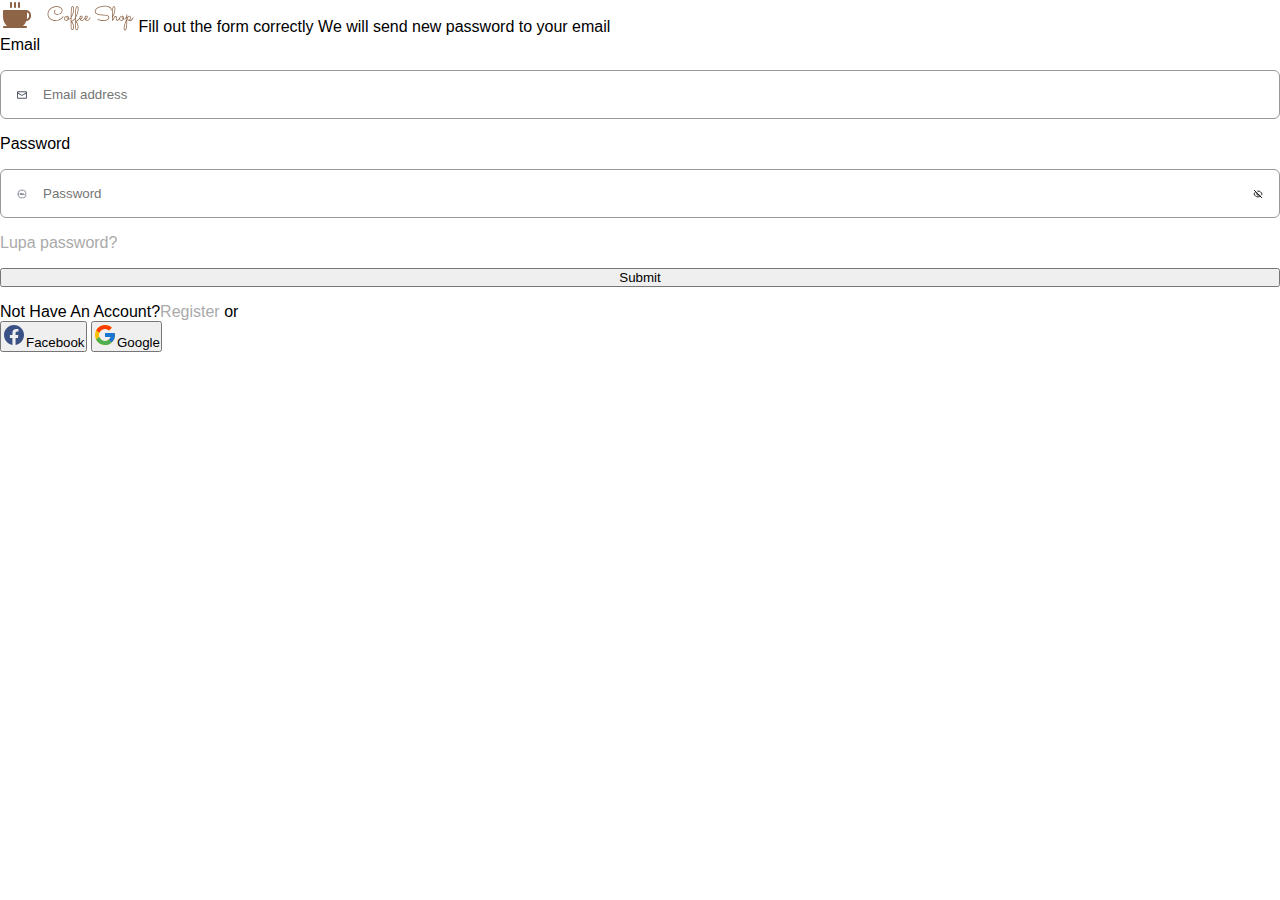
<file: index.html>
<!DOCTYPE html>
<html lang="en">

<head>
    <meta charset="UTF-8">
    <meta name="viewport" content="width=device-width, initial-scale=1.0">
    <title>Koda - Coffee Shop | By Reza Fauzan Adhima</title>
    <link rel="stylesheet" href="assets/css/style.css">
    <script src="https://ajax.googleapis.com/ajax/libs/jquery/3.7.1/jquery.min.js"></script>
</head>

<body id="home">
    <div class="chat-float">
        <div class="card">
            <div class="card-header">
                <div class="profile-picture">
                    <img src="assets/img/eye-svgrepo-com.svg" alt="Profile Picture">
                </div>
                <div class="sender">
                    <span>Maria Angela</span>
                    <span class="text-primary">Admin Support</span>
                </div>
            </div>
            <div class="card-body">
                <div class="sender-message">
                    <div class="profile-picture">
                        <img src="assets/img/eye-svgrepo-com.svg" alt="Sender_Picture">
                    </div>
                    <span>Lorem ipsum dolor sit.</span>
                </div>
                <div class="receiver-message">
                    <div class="profile-picture">
                        <img src="assets/img/eye-svgrepo-com.svg" alt="Receiver_Picture">
                    </div>
                    <span>Lorem ipsum dolor sit.</span>
                </div>
                <div class="sender-message">
                    <div class="profile-picture">
                        <img src="assets/img/eye-svgrepo-com.svg" alt="Sender_Picture">
                    </div>
                    <span>Lorem ipsum dolor sit.</span>
                </div>
                <div class="receiver-message">
                    <div class="profile-picture">
                        <img src="assets/img/eye-svgrepo-com.svg" alt="Receiver_Picture">
                    </div>
                    <span>Lorem ipsum dolor sit.</span>
                </div>
            </div>
            <div class="card-footer">
                <div class="chat-input">
                    <input type="text" name="chat-message" id="chat-message" class="input"
                        placeholder="Masukan pesan anda">
                    <button class="send button button-primary">
                        <img src="assets/img/arrow_next.svg" alt="ChatSend_Icon">
                    </button>
                </div>
            </div>
        </div>
        <button id="chat"><img src="assets/img/ChatCircleDots.svg" alt="chat_icon"></button>
    </div>
    <header>
        <nav>
            <ul class="left-navigation">
                <li>
                    <h1 class="brand"><a href="index.html"><img src="assets/img/brand-white.svg" alt="brand_icon"></a></h1>
                </li>
                <li>
                    <a href="index.html" class="active">Home</a>
                </li>
                <li>
                    <a href="product.html">Product</a>
                </li>
            </ul>
            <ul class="right-navigation">
                <li>
                    <button class="search-button"><img src="assets/img/Search.svg" alt="Search_Icon"></button>
                </li>
                <li>
                    <button class="cart-button"><img src="assets/img/ShoppingCart.svg" alt="Cart_Icon"></button>
                </li>
                <li>
                    <a href="login.html" class="member-sign-in">Sign in</a>
                </li>
                <li>
                    <a href="register.html" class="member-sign-up">Sign up</a>
                </li>
            </ul>
        </nav>
    </header>
    <main>
        <section id="hero">
            <div class="section-header"></div>
            <div class="section-body">
                <div class="container">
                    <div class="copytext-container">
                        <div class="copytext">
                            <h2 class="copytext-headline">Start Your Day with Coffee and Good Meals</h2>
                            <p>We provide high quality beans, good taste, and healthy meals made by love just for you.
                                Start your day with us for a bigger smile!</p>
                            <a href="product.html" class="cta-button">Get Started!</a>
                            <div class="copytext-data">
                                <div><span>90+</span>Staff</div>
                                <div><span>40+</span>Stores</div>
                                <div><span>800+</span>Customer</div>
                            </div>
                        </div>
                    </div>
                    <div class="hero-image">
                    </div>
                </div>
            </div>
        </section>

        <section id="feature">
            <div class="section-header"></div>
            <div class="section-body">
                <div class="container">
                    <div class="feature">
                        <h2>
                            We Provide <span class="text-accent">Good Coffee</span> and <span
                                class="text-accent">Healthy Meals</span>
                        </h2>
                        <p>You can explore the menu that we provide with fun and have their own taste and make your day
                            better.</p>
                        <ul>
                            <li>High quality beans</li>
                            <li>Healthy meals, you can request the ingredients</li>
                            <li>Chat with our staff to get better experience for ordering</li>
                            <li>Free member card with a minimum purchase of IDR 200.000.</li>
                        </ul>
                    </div>
                    <div class="side-image"></div>
                </div>
            </div>
        </section>

        <section id="favorite-product">
            <div class="section-header">
                <h2>Here is People's <span class="text-accent">Favorite</span></h2>
                <hr>
                <p>Let's choose and have a bit taste of poeple's favorite. It might be yours too!</p>
            </div>
            <div class="section-body">
                <div class="product-container" id="favorite-product-container">
                    <!-- <div class="card body-overlay">
                        <div class="card-header">
                            <img src="assets/img/image 27.png" alt="Product_Image">
                        </div>
                        <div class="card-body">
                            <h3>Hazelnut Latte</h3>
                            <p>You can explore the menu that we provide with fun and have their own taste and make your day better.</p>
                            <span>Rp.22.000</span>
                            <div class="action">
                                <button class="button-primary">Buy</button>
                                <button class="cart button-border-primary"><img src="assets/img/ShoppingCart-yellow.svg" alt="cart_icon"></button>
                            </div>
                        </div>
                    </div>
                    <div class="card body-overlay">
                        <div class="card-header">
                            <img src="assets/img/image 22.png" alt="Product_Image">
                        </div>
                        <div class="card-body">
                            <h3>Hazelnut Latte</h3>
                            <p>You can explore the menu that we provide with fun and have their own taste and make your day better.</p>
                            <span>Rp.22.000</span>
                            <div class="action">
                                <button class="button-primary">Buy</button>
                                <button class="cart button-border-primary"><img src="assets/img/ShoppingCart-yellow.svg" alt="cart_icon"></button>
                            </div>
                        </div>
                    </div>
                    <div class="card body-overlay">
                        <div class="card-header">
                            <img src="assets/img/image 30.png" alt="Product_Image">
                        </div>
                        <div class="card-body">
                            <h3>Hazelnut Latte</h3>
                            <p>You can explore the menu that we provide with fun and have their own taste and make your day better.</p>
                            <span>Rp.22.000</span>
                            <div class="action">
                                <button class="button-primary">Buy</button>
                                <button class="cart button-border-primary"><img src="assets/img/ShoppingCart-yellow.svg" alt="cart_icon"></button>
                            </div>
                        </div>
                    </div>
                    <div class="card body-overlay">
                        <div class="card-header">
                            <img src="assets/img/product2.png" alt="Product_Image">
                        </div>
                        <div class="card-body">
                            <h3>Hazelnut Latte</h3>
                            <p>You can explore the menu that we provide with fun and have their own taste and make your day better.</p>
                            <span>Rp.22.000</span>
                            <div class="action">
                                <button class="button-primary">Buy</button>
                                <button class="cart button-border-primary"><img src="assets/img/ShoppingCart-yellow.svg" alt="cart_icon"></button>
                            </div>
                        </div>
                    </div> -->
                </div>
            </div>
        </section>

        <section id="map">
            <div class="section-header">
                <h2><span class="text-accent">Visit Our Store</span> in the Spot on the Map Below</h2>
                <hr>
                <p>You can explore the menu that we provide with fun and have their own taste and make your day better.
                </p>
            </div>
            <div class="section-body">
            </div>
        </section>

        <section id="testimoni">
            <div class="section-header"></div>
            <div class="section-body">
                <div class="container" id="testimoni-container">
                    <div class="testimoni-picture">
                        <img src="" alt="Loading..." id="tester-picture">
                    </div>
                    <div class="testimoni-text">
                        <span class="mini-header">Testimonial</span>
                        <span class="tester" id="tester-name">Loading...</span>
                        <span class="tester-proffesion" id="tester-proffesion">Loading...</span>
                        <q id="tester-review">Loading...</q>
                        <div class="rating" id="tester-rating">
                            Loading...
                        </div>
                        <div class="carousel-navigation">
                            <button id="testimoni-prev" class="prev"><img src="assets/img/arrow.svg"
                                    alt="prev_icon"></button>
                            <button id="testimoni-next" class="next"><img src="assets/img/arrow_next.svg"
                                    alt="next_icon"></button>
                        </div>
                        <div id="testimoni-indicator" class="testimoni-indicator">Loading...</div>
                    </div>

                </div>
            </div>
        </section>
    </main>
    <footer>
        <div class="container">
            <div class="footer-item">
                <ul>
                    <li>
                        <img src="assets/img/brand.svg" alt="Brand_Icon">
                    </li>
                    <li>Coffee Shop is a store that sells some good meals, and especially coffee. We provide high
                        quality beans</li>
                    <li class="copyright">©2020CoffeeStore</li>
                </ul>
            </div>
            <div class="footer-item">
                <ul>
                    <li><span>Product</span></li>
                    <li><a href="product.html">Our Product</a></li>
                    <li><a href="#">Pricing</a></li>
                    <li><a href="#">Location</a></li>
                    <li><a href="#">Countries</a></li>
                    <li><a href="#">Blog</a></li>
                </ul>
            </div>
            <div class="footer-item">
                <ul>
                    <li><span>Engage</span></li>
                    <li><a href="#">Partner</a></li>
                    <li><a href="#">FAQ</a></li>
                    <li><a href="#">About Us</a></li>
                    <li><a href="#">Privacy Policy</a></li>
                    <li><a href="#">Term Of Service</a></li>
                </ul>
            </div>
            <div class="footer-item">
                <ul class="social">
                    <li><span>Social Media</span></li>
                    <li>
                        <a href="#">
                            <img src="assets/img/Facebook.svg" alt="Facebook_icon">
                        </a>
                        <a href="#">
                            <img src="assets/img/Twitter.svg" alt="Twitter_icon">
                        </a>
                        <a href="#">
                            <img src="assets/img/Instagram.svg" alt="Instagram_icon">
                        </a>
                    </li>
                </ul>
            </div>
        </div>
    </footer>
    <script src="assets/js/script.js"></script>
    <script>
        if (window.localStorage.getItem('isLogin') !== null) {
            $('header nav ul.right-navigation .member-sign-in').remove()
            $('header nav ul.right-navigation .member-sign-up').remove()
            ambilData('https://raw.githubusercontent.com/rezafauzan/koda-b6-html/refs/heads/feat/product/assets/data/product.json').then(
                products => {
                    populateFavoriteProduct(products, "favorite-product-container")
                }
            )
            $('#chat').on('click',
                () => {
                    $('.chat-float .card').toggleClass('show')
                }
            )
            const testimoni = [
                {
                    "name": "Rizky Ananda",
                    "proffesion": "Software Developer",
                    "picture": "pexels-djordje-petrovic-590080-2102416.jpg",
                    "review": "Tempatnya nyaman buat kerja lama, Wi-Fi stabil dan colokan banyak. Kopinya juga enak.",
                    "rating": 5
                },
                {
                    "name": "Ayu Lestari",
                    "proffesion": "Mahasiswa",
                    "picture": "pexels-m-rifki-kurniawan-633404448-19403094.jpg",
                    "review": "Suka suasananya yang tenang, cocok buat ngerjain tugas. Harganya masih masuk akal.",
                    "rating": 4
                },
                {
                    "name": "Andi Pratama",
                    "proffesion": "Freelancer",
                    "picture": "pexels-punttim-52608.jpg",
                    "review": "Kopi enak dan konsisten rasanya, cuma kadang agak rame di jam sibuk.",
                    "rating": 4
                },
                {
                    "name": "Siti Nurhaliza",
                    "proffesion": "Content Creator",
                    "picture": "pexels-firman-fatthul-154779494-27906780.jpg",
                    "review": "Interior bagus buat foto dan bikin konten. Pelayanannya ramah.",
                    "rating": 5
                },
                {
                    "name": "Budi Santoso",
                    "proffesion": "Karyawan Swasta",
                    "picture": "pexels-jimmy-nilsson-masth-193596566-13474086.jpg",
                    "review": "Kopinya oke, tapi menurut saya porsinya bisa ditambah sedikit.",
                    "rating": 2
                }
            ]

            let currentActive = 0
            setInterval(
                () => {
                    $('#testimoni-next').click()
                }, 4000
            )
            $("#tester-picture").attr({ src: "assets/img/" + testimoni[currentActive].picture, alt: `Review From : ${testimoni[currentActive].name}` })
            $("#tester-name").text(testimoni[currentActive].name)
            $("#tester-proffesion").text(testimoni[currentActive].proffesion)
            $("#tester-review").text(testimoni[currentActive].review)
            $("#tester-rating").html('')
            for (let i = 0; i < testimoni[currentActive].rating; i++) {
                $("#tester-rating").append('<img src="assets/img/star.svg" alt="star_icon">')
            }
            $("#tester-rating").append(`<span>${testimoni[currentActive].rating}</span>`)
            $("#testimoni-indicator").html('')
            for (let i = 0; i < testimoni.length; i++) {
                $("#testimoni-indicator").append('<span></span>')
            }
            $(`#testimoni-indicator span:nth-child(${currentActive + 1})`).addClass('active')

            $('#testimoni-prev').on('click',
                () => {
                    if (currentActive === 0) {
                        currentActive = testimoni.length
                    }
                    currentActive--
                    $("#tester-picture").attr({ src: "assets/img/" + testimoni[currentActive].picture, alt: `Review From : ${testimoni[currentActive].name}` })
                    $("#tester-name").text(testimoni[currentActive].name)
                    $("#tester-proffesion").text(testimoni[currentActive].proffesion)
                    $("#tester-review").text(testimoni[currentActive].review)
                    $("#tester-rating").html('')
                    for (let i = 0; i < testimoni[currentActive].rating; i++) {
                        $("#tester-rating").append('<img src="assets/img/star.svg" alt="star_icon">')
                    }
                    $("#tester-rating").append(`<span>${testimoni[currentActive].rating}</span>`)
                    $("#testimoni-indicator").html('')
                    for (let i = 0; i < testimoni.length; i++) {
                        $("#testimoni-indicator").append('<span></span>')
                    }
                    $(`#testimoni-indicator span:nth-child(${currentActive + 1})`).addClass('active')
                }
            )

            $('#testimoni-next').on('click',
                () => {
                    currentActive++
                    if (currentActive === testimoni.length) {
                        currentActive = 0
                    }
                    $("#tester-picture").attr({ src: "assets/img/" + testimoni[currentActive].picture, alt: `Review From : ${testimoni[currentActive].name}` })
                    $("#tester-name").text(testimoni[currentActive].name)
                    $("#tester-proffesion").text(testimoni[currentActive].proffesion)
                    $("#tester-review").text(testimoni[currentActive].review)
                    $("#tester-rating").html('')
                    for (let i = 0; i < testimoni[currentActive].rating; i++) {
                        $("#tester-rating").append('<img src="assets/img/star.svg" alt="star_icon">')
                    }
                    $("#tester-rating").append(`<span>${testimoni[currentActive].rating}</span>`)
                    $("#testimoni-indicator").html('')
                    for (let i = 0; i < testimoni.length; i++) {
                        $("#testimoni-indicator").append('<span></span>')
                    }
                    $(`#testimoni-indicator span:nth-child(${currentActive + 1})`).addClass('active')
                }
            )
        } else {
            window.location.href = 'login.html'
        }
    </script>
</body>

</html>
</file>
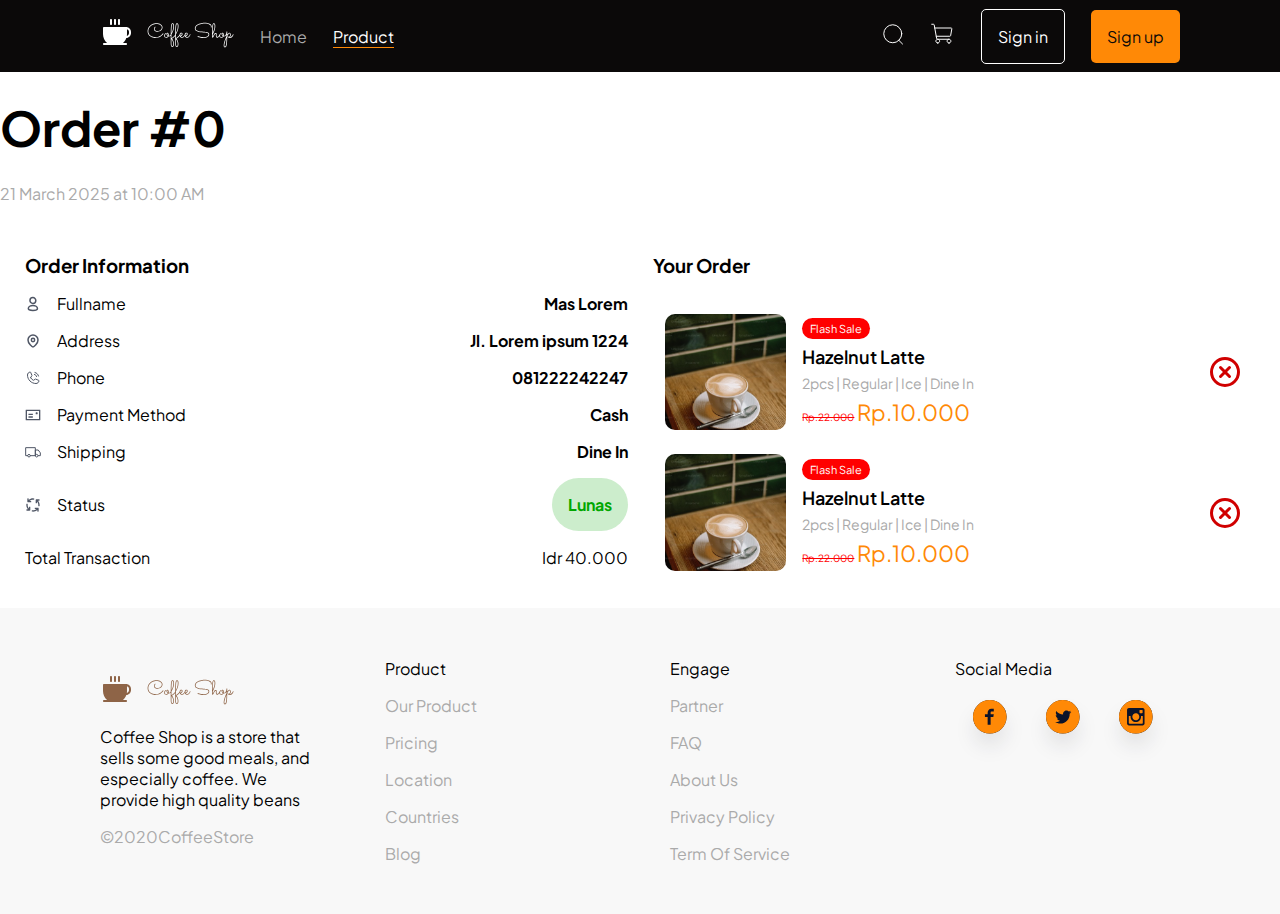
<file: detail-order.html>
<!DOCTYPE html>
<html lang="en">

<head>
    <meta charset="UTF-8">
    <meta name="viewport" content="width=device-width, initial-scale=1.0">
    <title>Koda - Coffee Shop | Our Product</title>
    <link rel="preconnect" href="https://fonts.googleapis.com">
    <link rel="preconnect" href="https://fonts.gstatic.com" crossorigin>
    <link href="https://fonts.googleapis.com/css2?family=Plus+Jakarta+Sans:ital,wght@0,200..800;1,200..800&display=swap"
        rel="stylesheet">
    <link rel="stylesheet" href="assets/css/style.css">
</head>

<body id="product">
    <header>
        <nav class="dark rel">
            <ul class="left-navigation">
                <li>
                    <h1><a href="/"><img src="assets/img/brand-white.svg" alt="brand_icon"></a></h1>
                </li>
                <li>
                    <a href="/">Home</a>
                </li>
                <li>
                    <a href="product.html" class="active">Product</a>
                </li>
            </ul>
            <ul class="right-navigation">
                <li>
                    <button class="search-button"><img src="assets/img/Search.svg" alt="Search_Icon"></button>
                </li>
                <li>
                    <button class="cart-button"><img src="assets/img/ShoppingCart.svg" alt="Cart_Icon"></button>
                </li>
                <li>
                    <a href="/login.html" class="member-sign-in">Sign in</a>
                </li>
                <li>
                    <a href="/register" class="member-sign-up">Sign up</a>
                </li>
            </ul>
        </nav>
    </header>

    <main>
        <section id="detail-order">
            <div class="section-header">
                <h2>Order #0</h2>
                <span class="text-secondary">21 March 2025 at 10:00 AM</span>
            </div>
            <div class="section-body">
                <div class="container">
                    <div class="order-information">
                        <h3>Order Information</h3>
                        <div class="order-info-detail">
                            <div class="order-info-detail-header">
                                <img src="assets/img/ProfileSmall.svg">
                                <span>Fullname</span>
                            </div>
                            <div class="order-info-detail-body">
                                <span>Mas Lorem</span>
                            </div>
                        </div>
                        <div class="order-info-detail">
                            <div class="order-info-detail-header">
                                <img src="assets/img/Location.svg">
                                <span>Address</span>
                            </div>
                            <div class="order-info-detail-body">
                                <span>Jl. Lorem ipsum 1224</span>
                            </div>
                        </div>
                        <div class="order-info-detail">
                            <div class="order-info-detail-header">
                                <img src="assets/img/PhoneCall.svg">
                                <span>Phone</span>
                            </div>
                            <div class="order-info-detail-body">
                                <span>081222242247</span>
                            </div>
                        </div>
                        <div class="order-info-detail">
                            <div class="order-info-detail-header">
                                <img src="assets/img/u_postcard.svg">
                                <span>Payment Method</span>
                            </div>
                            <div class="order-info-detail-body">
                                <span>Cash</span>
                            </div>
                        </div>
                        <div class="order-info-detail">
                            <div class="order-info-detail-header">
                                <img src="assets/img/truck.svg">
                                <span>Shipping</span>
                            </div>
                            <div class="order-info-detail-body">
                                <span>Dine In</span>
                            </div>
                        </div>
                        <div class="order-info-detail status">
                            <div class="order-info-detail-header">
                                <img src="assets/img/u_process.svg">
                                <span>Status</span>
                            </div>
                            <div class="order-info-detail-body">
                                <span class="done">Lunas</span>
                            </div>
                        </div>
                        <div class="order-info-detail">
                            <span>Total Transaction</span>
                            <span>Idr 40.000</span>
                        </div>
                    </div>
                    <div class="your-order">
                        <div class="your-order-header baris">
                            <h3>Your Order</h3>
                        </div>
                        <div class="order-container">
                            <div class="card horizontal">
                                <div class="card-header">
                                    <img src="assets/img/product2.png" alt="Product 2">
                                </div>
                                <div class="card-body">
                                    <div class="flash-sale-label">
                                        <span>Flash Sale</span>
                                    </div>
                                    <h4 class="product-name">Hazelnut Latte</h4>
                                    <span class="variant">2pcs | Regular | Ice | Dine In</span>
                                    <div class="price-bar">
                                        <span class="slashed">Rp.22.000</span>
                                        <span class="price">Rp.10.000</span>
                                    </div>
                                    <button class="delete"><img src="assets/img/XCircle.svg"
                                            alt="Delete_Order_Icon"></button>
                                </div>
                            </div>
                            <div class="card horizontal">
                                <div class="card-header">
                                    <img src="assets/img/product2.png" alt="Product 2">
                                </div>
                                <div class="card-body">
                                    <div class="flash-sale-label">
                                        <span>Flash Sale</span>
                                    </div>
                                    <h4 class="product-name">Hazelnut Latte</h4>
                                    <span class="variant">2pcs | Regular | Ice | Dine In</span>
                                    <div class="price-bar">
                                        <span class="slashed">Rp.22.000</span>
                                        <span class="price">Rp.10.000</span>
                                    </div>
                                    <button class="delete"><img src="assets/img/XCircle.svg"
                                            alt="Delete_Order_Icon"></button>
                                </div>
                            </div>
                        </div>
                    </div>
                </div>
            </div>
            </div>
        </section>
    </main>

    <footer>
        <div class="container">
            <div class="footer-item">
                <ul>
                    <li>
                        <img src="assets/img/brand.svg" alt="Brand_Icon">
                    </li>
                    <li>Coffee Shop is a store that sells some good meals, and especially coffee. We provide high
                        quality beans</li>
                    <li class="copyright">©2020CoffeeStore</li>
                </ul>
            </div>
            <div class="footer-item">
                <ul>
                    <li><span>Product</span></li>
                    <li><a href="/product.html">Our Product</a></li>
                    <li><a href="/">Pricing</a></li>
                    <li><a href="/">Location</a></li>
                    <li><a href="/">Countries</a></li>
                    <li><a href="/">Blog</a></li>
                </ul>
            </div>
            <div class="footer-item">
                <ul>
                    <li><span>Engage</span></li>
                    <li><a href="/">Partner</a></li>
                    <li><a href="/">FAQ</a></li>
                    <li><a href="/">About Us</a></li>
                    <li><a href="/">Privacy Policy</a></li>
                    <li><a href="/">Term Of Service</a></li>
                </ul>
            </div>
            <div class="footer-item">
                <ul class="social">
                    <li><span>Social Media</span></li>
                    <li>
                        <a href="/">
                            <img src="assets/img/Facebook.svg" alt="Facebook_icon">
                        </a>
                        <a href="/">
                            <img src="assets/img/Twitter.svg" alt="Twitter_icon">
                        </a>
                        <a href="/">
                            <img src="assets/img/Instagram.svg" alt="Instagram_icon">
                        </a>
                    </li>
                </ul>
            </div>
        </div>
    </footer>
</body>

</html>
</file>
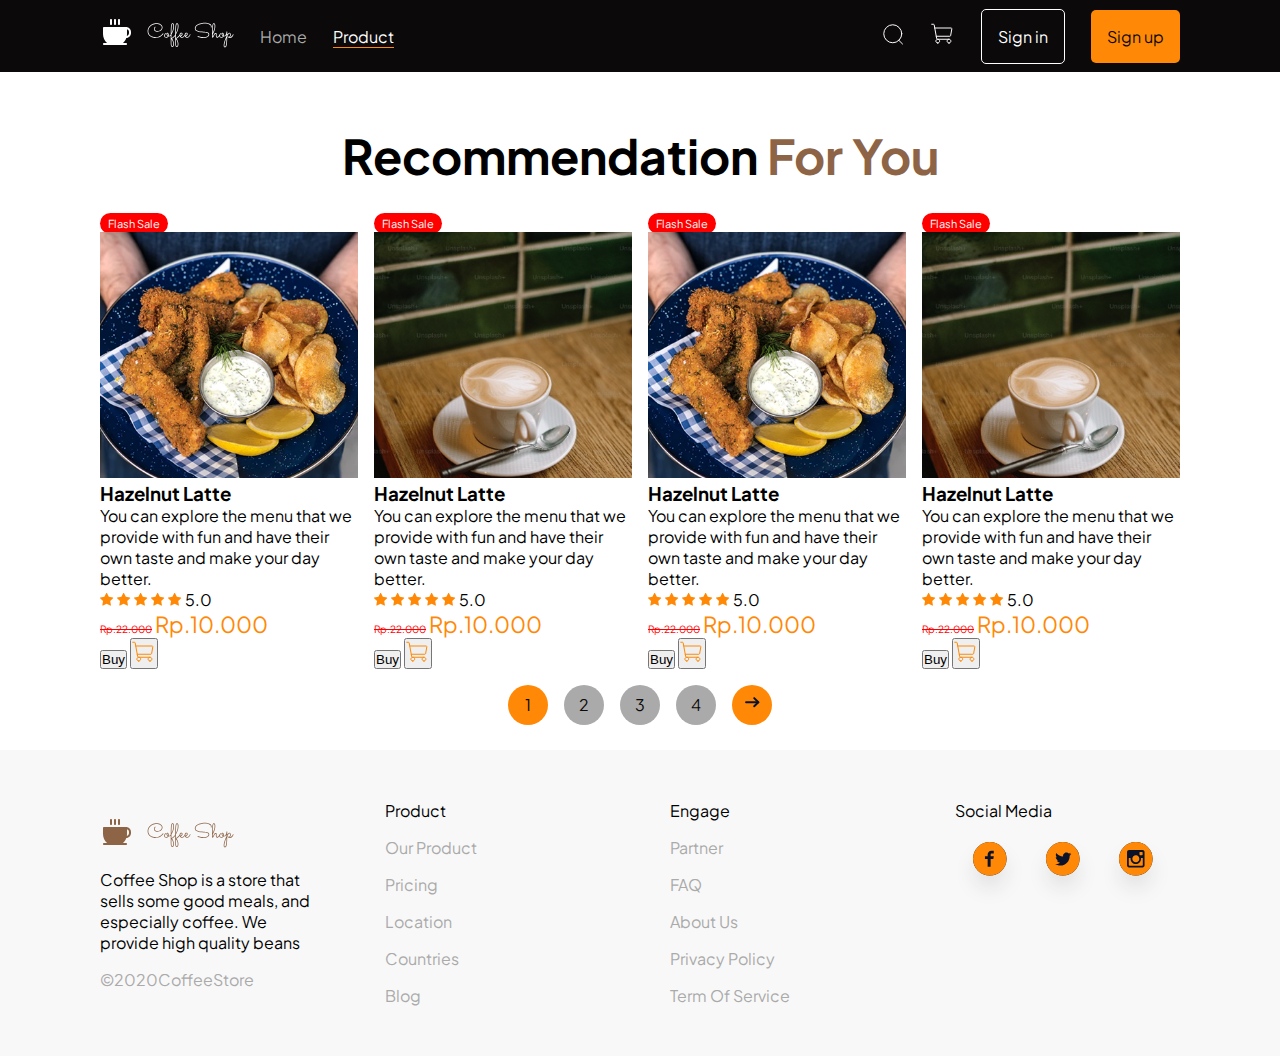
<file: detail-product.html>
<!DOCTYPE html>
<html lang="en">

<head>
    <meta charset="UTF-8">
    <meta name="viewport" content="width=device-width, initial-scale=1.0">
    <title>Koda - Coffee Shop | Our Product</title>
    <link rel="preconnect" href="https://fonts.googleapis.com">
    <link rel="preconnect" href="https://fonts.gstatic.com" crossorigin>
    <link href="https://fonts.googleapis.com/css2?family=Plus+Jakarta+Sans:ital,wght@0,200..800;1,200..800&display=swap"
        rel="stylesheet">
    <link rel="stylesheet" href="assets/css/style.css">
    <script src="https://ajax.googleapis.com/ajax/libs/jquery/3.7.1/jquery.min.js"></script>
</head>

<body id="product">
    <header>
        <nav class="dark">
            <ul class="left-navigation">
                <li>
                    <h1><a href="/"><img src="assets/img/brand-white.svg" alt="brand_icon"></a></h1>
                </li>
                <li>
                    <a href="/">Home</a>
                </li>
                <li>
                    <a href="product.html" class="active">Product</a>
                </li>
            </ul>
            <ul class="right-navigation">
                <li>
                    <button class="search-button"><img src="assets/img/Search.svg" alt="Search_Icon"></button>
                </li>
                <li>
                    <button class="cart-button"><img src="assets/img/ShoppingCart.svg" alt="Cart_Icon"></button>
                </li>
                <li>
                    <a href="/login.html" class="member-sign-in">Sign in</a>
                </li>
                <li>
                    <a href="/register" class="member-sign-up">Sign up</a>
                </li>
            </ul>
        </nav>
    </header>
    <main>
        <section id="detail-product">
            <div class="section-body">
                <div class="product-container" id="product-detail-container">
                    <div class="product-gallery" id="product-gallery">
                        <!-- <img src="assets/img/product2.png" alt="Product 2" class="product-image-1 active-image">
                        <img src="assets/img/product2.2.png" alt="Product 2" class="product-image-2">
                        <img src="assets/img/product2.3.png" alt="Product 2" class="product-image-3">
                        <img src="assets/img/product2.4.png" alt="Product 2" class="product-image-4"> -->
                    </div>

                    <div class="product-detail" id="product-detail">
                    </div>
                </div>
            </div>
        </section>

        <section id="other-product">
            <div class="section-header">
                <h2>Recommendation <span class="text-accent">For You</span></h2>
            </div>
            <div class="section-body">
                <div class="product-container">
                    <div class="product-card">
                        <div class="card-header">
                            <span class="flash-sale-label">Flash Sale</span>
                            <img src="assets/img/product1.png" alt="Product 1">
                        </div>

                        <div class="card-body">
                            <h3>Hazelnut Latte</h3>
                            <p>You can explore the menu that we provide with fun and have their own taste and make
                                your day better.</p>
                            <div class="rating">
                                <img src="assets/img/star.svg" alt="star_icon">
                                <img src="assets/img/star.svg" alt="star_icon">
                                <img src="assets/img/star.svg" alt="star_icon">
                                <img src="assets/img/star.svg" alt="star_icon">
                                <img src="assets/img/star.svg" alt="star_icon">
                                <span>5.0</span>
                            </div>
                            <div class="price-bar">
                                <span class="slashed">Rp.22.000</span>
                                <span class="price">Rp.10.000</span>
                            </div>
                            <div class="action">
                                <button>Buy</button>
                                <button class="cart"><img src="assets/img/ShoppingCart-yellow.svg"
                                        alt="cart_icon"></button>
                            </div>
                        </div>
                    </div>

                    <div class="product-card">
                        <div class="card-header">
                            <span class="flash-sale-label">Flash Sale</span>
                            <img src="assets/img/product2.png" alt="Product 2">
                        </div>

                        <div class="card-body">
                            <h3>Hazelnut Latte</h3>
                            <p>You can explore the menu that we provide with fun and have their own taste and make
                                your day better.</p>
                            <div class="rating">
                                <img src="assets/img/star.svg" alt="star_icon">
                                <img src="assets/img/star.svg" alt="star_icon">
                                <img src="assets/img/star.svg" alt="star_icon">
                                <img src="assets/img/star.svg" alt="star_icon">
                                <img src="assets/img/star.svg" alt="star_icon">
                                <span>5.0</span>
                            </div>
                            <div class="price-bar">
                                <span class="slashed">Rp.22.000</span>
                                <span class="price">Rp.10.000</span>
                            </div>
                            <div class="action">
                                <button>Buy</button>
                                <button class="cart"><img src="assets/img/ShoppingCart-yellow.svg"
                                        alt="cart_icon"></button>
                            </div>
                        </div>
                    </div>

                    <div class="product-card">
                        <div class="card-header">
                            <span class="flash-sale-label">Flash Sale</span>
                            <img src="assets/img/product1.png" alt="Product 1">
                        </div>

                        <div class="card-body">
                            <h3>Hazelnut Latte</h3>
                            <p>You can explore the menu that we provide with fun and have their own taste and make
                                your day better.</p>
                            <div class="rating">
                                <img src="assets/img/star.svg" alt="star_icon">
                                <img src="assets/img/star.svg" alt="star_icon">
                                <img src="assets/img/star.svg" alt="star_icon">
                                <img src="assets/img/star.svg" alt="star_icon">
                                <img src="assets/img/star.svg" alt="star_icon">
                                <span>5.0</span>
                            </div>
                            <div class="price-bar">
                                <span class="slashed">Rp.22.000</span>
                                <span class="price">Rp.10.000</span>
                            </div>
                            <div class="action">
                                <button>Buy</button>
                                <button class="cart"><img src="assets/img/ShoppingCart-yellow.svg"
                                        alt="cart_icon"></button>
                            </div>
                        </div>
                    </div>

                    <div class="product-card">
                        <div class="card-header">
                            <span class="flash-sale-label">Flash Sale</span>
                            <img src="assets/img/product2.png" alt="Product 2">
                        </div>

                        <div class="card-body">
                            <h3>Hazelnut Latte</h3>
                            <p>You can explore the menu that we provide with fun and have their own taste and make
                                your day better.</p>
                            <div class="rating">
                                <img src="assets/img/star.svg" alt="star_icon">
                                <img src="assets/img/star.svg" alt="star_icon">
                                <img src="assets/img/star.svg" alt="star_icon">
                                <img src="assets/img/star.svg" alt="star_icon">
                                <img src="assets/img/star.svg" alt="star_icon">
                                <span>5.0</span>
                            </div>
                            <div class="price-bar">
                                <span class="slashed">Rp.22.000</span>
                                <span class="price">Rp.10.000</span>
                            </div>
                            <div class="action">
                                <button>Buy</button>
                                <button class="cart"><img src="assets/img/ShoppingCart-yellow.svg"
                                        alt="cart_icon"></button>
                            </div>
                        </div>
                    </div>
                </div>
                <div class="other-product-pagination">
                    <a href="/" class="active">1</a>
                    <a href="/">2</a>
                    <a href="/">3</a>
                    <a href="/">4</a>
                    <a href="/"><img src="assets/img/arrow_next.svg" alt="Next_Icon"></a>
                </div>
            </div>
        </section>
    </main>

    <footer>
        <div class="container">
            <div class="footer-item">
                <ul>
                    <li>
                        <img src="assets/img/brand.svg" alt="Brand_Icon">
                    </li>
                    <li>Coffee Shop is a store that sells some good meals, and especially coffee. We provide high
                        quality beans</li>
                    <li class="copyright">©2020CoffeeStore</li>
                </ul>
            </div>
            <div class="footer-item">
                <ul>
                    <li><span>Product</span></li>
                    <li><a href="/product.html">Our Product</a></li>
                    <li><a href="/">Pricing</a></li>
                    <li><a href="/">Location</a></li>
                    <li><a href="/">Countries</a></li>
                    <li><a href="/">Blog</a></li>
                </ul>
            </div>
            <div class="footer-item">
                <ul>
                    <li><span>Engage</span></li>
                    <li><a href="/">Partner</a></li>
                    <li><a href="/">FAQ</a></li>
                    <li><a href="/">About Us</a></li>
                    <li><a href="/">Privacy Policy</a></li>
                    <li><a href="/">Term Of Service</a></li>
                </ul>
            </div>
            <div class="footer-item">
                <ul class="social">
                    <li><span>Social Media</span></li>
                    <li>
                        <a href="/">
                            <img src="assets/img/Facebook.svg" alt="Facebook_icon">
                        </a>
                        <a href="/">
                            <img src="assets/img/Twitter.svg" alt="Twitter_icon">
                        </a>
                        <a href="/">
                            <img src="assets/img/Instagram.svg" alt="Instagram_icon">
                        </a>
                    </li>
                </ul>
            </div>
        </div>
    </footer>

    <script src="assets/js/script.js"></script>
    <script>
        ambilData('https://raw.githubusercontent.com/rezafauzan/koda-b6-html/refs/heads/feat/product/assets/data/product.json').then(
            products => {
                const productDetailContainer = document.getElementById("product-detail-container")
                const galleryContainer = document.getElementById('product-gallery')

                function elementCreator(element, attribute = [['', '']], content, parrent) {
                    const e = document.createElement(element)
                    attribute.forEach(
                        attr => e.setAttribute(attr[0], attr[1])
                    )
                    e.textContent = content

                    return parrent.appendChild(e)
                }

                function populateProductDetailImage(product = {}) {
                    product.image.forEach(
                        (link, index) => {
                            if (index === 0) {
                                elementCreator('img', [['src', link], ['alt', product.name], ['class', 'active-image product-image-' + (index + 1)]], '', galleryContainer)
                            } else {
                                elementCreator('img', [['src', link], ['alt', product.name], ['class', 'product-image-' + (index + 1)]], '', galleryContainer)
                            }
                        }
                    )
                }

                const idProduct = new URLSearchParams(window.location.search).get('id')
                if (idProduct === null) {
                    window.location.href = 'product.html'
                }
                populateProductDetailImage(products[idProduct])

                $(`#product-gallery img`).on('mouseover',
                    (e) => {
                        $('#product-gallery img.active-image').removeClass('active-image')
                        $(e.target).addClass('active-image')
                    }
                )
                function generateDetailProduct(product) {
                    if (product.stock < 1) {
                        $("#product-detail").append(`<span class="flash-sale-label text-besar">Out of stock !</span>`)
                    } else if (product.discount > 0.0) {
                        $("#product-detail").append(`<span class="flash-sale-label text-besar">Flash Sale</span>`)
                    }
                    $("#product-detail").append(`<h3 class="text-sangatbesar">${product.name}</h3>`)
                    $("#product-detail").append(`<div class="price-bar"><span class="slashed">Rp.${product.price.toLocaleString("id-ID")},-</span><span class="price">Rp.${(product.price * product.discount).toLocaleString("id-ID")},-</span></div>`)
                    $("#product-detail").append(`<div class="rating" id="product-rating"></div>`)
                    for (let i = 0; i < product.rating; i++) {
                        $("#product-detail #product-rating").append(`<img src="assets/img/star.svg" alt="star_icon">`)
                    }
                    $("#product-detail #product-rating").append(`<span>${product.rating}.0</span>`)
                    $("#product-detail").append(`<div id="review"><span>${product.review} Review | Recommendation</span> <button id="recommend" class="button button-transparent"><img src="assets/img/ThumbsUp.svg" alt="Recommend_Icon"/></button></div>`)
                    $("#product-detail").append(`<p>${product.desc}</p>`)
                    $("#product-detail").append(`<form id="form-product"></form>`)
                    $("#product-detail #form-product").append(`<div class="quantity"><button type="button" id="add" class="button button-border-primary">+</button><input type="number" id="quantity" name="quantity" min="0" max="${product.stok}" value="1" disabled required><button type="button" id="reduce" class="button button-primary">-</button></div>`)
                    $("#product-detail #form-product").append(`<span class="text-besar tebal">Choose Size</span>`)
                    $("#product-detail #form-product").append(`<div class="radio-form"><div class="button button-radio active"><input type="radio" name="size" id="reguler" value="reguler"><label for="reguler">Reguler</label></div><div class="button button-radio"><input type="radio" name="size" id="medium" value="medium"><label for="medium">Medium</label></div><div class="button button-radio"><input type="radio" name="size" id="large" value="large"><label for="large">Large</label></div></div>`)
                    $("#product-detail #form-product").append(`<span class="text-besar tebal">Serving Hot or Ice</span>`)
                    $("#product-detail #form-product").append(`<div class="radio-form"><div class="button button-radio active"><input type="radio" name="serving" id="hot" value="hot"><label for="hot">Hot</label></div><div class="button button-radio"><input type="radio" name="serving" id="ice" value="ice"><label for="ice">Ice</label></div></div>`)
                    if (product.stock > 0) {
                        $("#product-detail #form-product").append(`<div class="action"><button class="button button-primary" id="buy">Buy</button><button class="button button-border-primary" id="cart"><img src="assets/img/ShoppingCart-yellow.svg" alt="cart_icon"> add to cart</button></div>`)
                    }
                    $('#add').on('click',
                        () => {
                            let quantity = $('#quantity').val()
                            if (quantity < product.stock) {
                                quantity++
                                $('#quantity').val(quantity)
                            }
                        }
                    )
                    $('#reduce').on('click',
                        () => {
                            let quantity = $('#quantity').val()
                            if (quantity > 1) {
                                quantity--
                                $('#quantity').val(quantity)
                            }
                        }
                    )
                }
                generateDetailProduct(products[idProduct])

                function generateOtherProduct(products = []) {
                    products.forEach(
                        (product, index) => {
                            const productCard = $(`<div class="card body-overlay"></div>`)
                            const productCardHeader = $(`<div class="card-header"></div>`)
                            productCardHeader.append(`<img  src="${product.image[0]}" alt="${product.name}" />`)
                            const productCardBody = $(`<div class="card-body"></div>`)
                            productCardBody.append(`<h3>${product.name}</h3>`)
                            productCardBody.append(`<p>${product.desc}</p>`)
                            productCardBody.append(`<div class="price-bar"><sup class="slashed">Rp.${product.price.toLocaleString()},-</sup><span>Rp.${(product.price * product.discount).toLocaleString()},-</span></div>`)
                            productCardBody.append(`<div class="action"><a href="detail-product.html?id=${index}" class="button button-primary text-white">Buy</a><button class="button button-border-primary"><img src="assets/img/ShoppingCart-yellow.svg" alt="cart_icon" /></button></div>`)
                            productCard.append(productCardHeader)
                            productCard.append(productCardBody)
                            $('#other-product-container').append(productCard)
                        }
                    )
                }
                
                generateOtherProduct(products)
            }
        )

    </script>
</body>

</html>
</file>
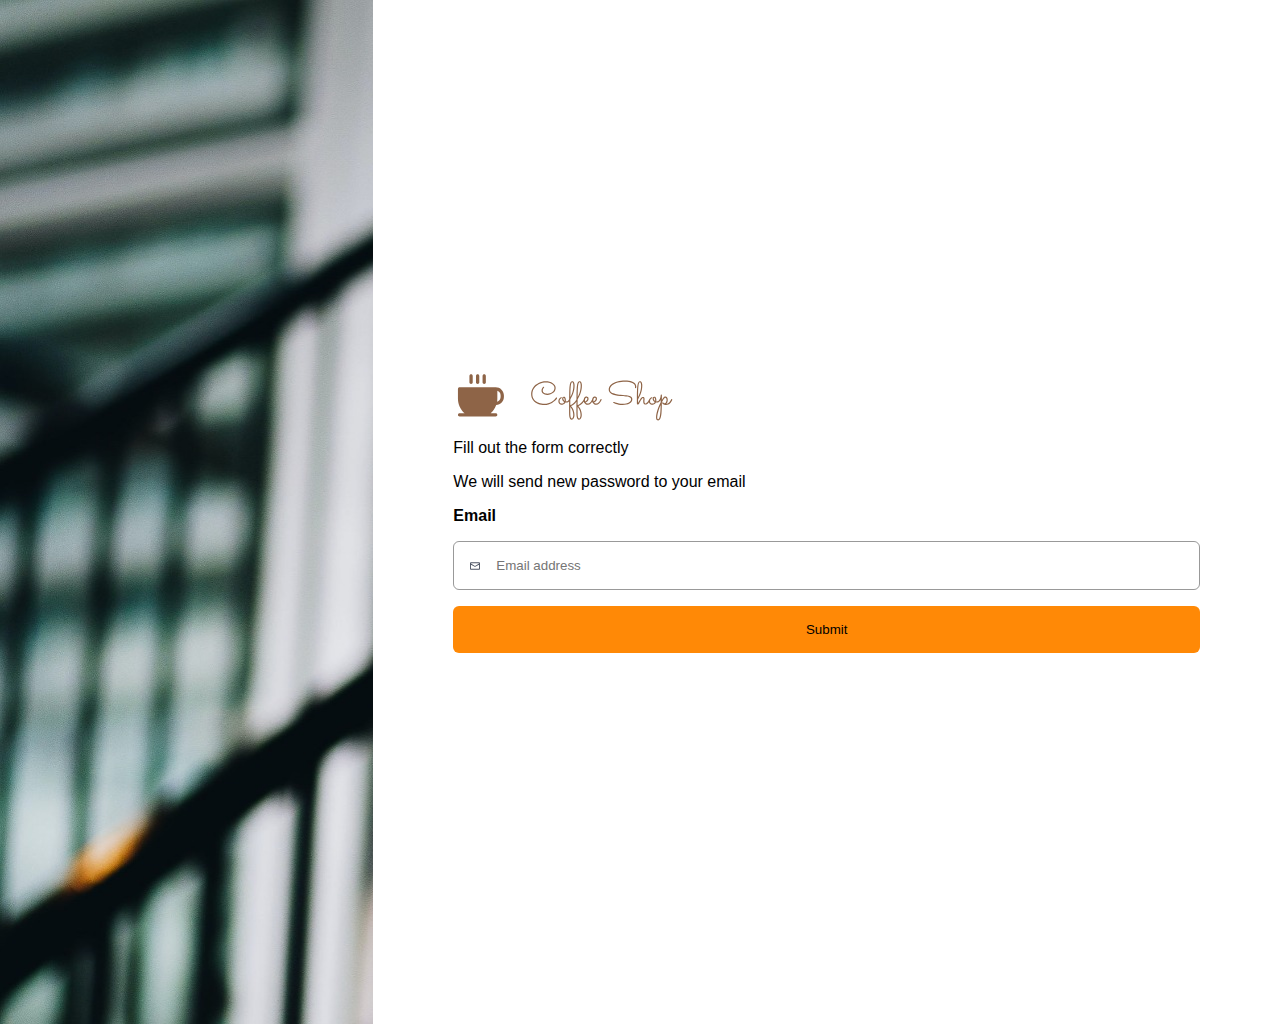
<file: forgot.html>
<!DOCTYPE html>
<html lang="en">

<head>
    <meta charset="UTF-8">
    <meta name="viewport" content="width=device-width, initial-scale=1.0">
    <title>Koda - Coffee Shop | Forgot Password</title>
    <link rel="stylesheet" href="assets/css/style.css">
    <script src="https://ajax.googleapis.com/ajax/libs/jquery/3.7.1/jquery.min.js"></script>
</head>

<body id="auth">
    <header>

    </header>
    <main>
        <section id="forgot-password">
            <div class="section-body">
                <div class="container">
                    <div class="side-image"></div>
                    <div class="form-container">
                        <div class="form-header">
                            <img src="assets/img/brand.svg" alt="Brand">
                            <span>Fill out the form correctly</span>
                            <span>We will send new password to your email</span>
                        </div>
                        <div class="form-body">
                            <form id="form-forgot-password">
                                <label for="email">Email</label>
                                <div class="input-wicon">
                                    <img src="assets/img/mail.svg" alt="mail_icon">
                                    <input type="email" name="email" id="email" placeholder="Email address">
                                </div>
                                <button type="submit" class="button button-primary">Submit</button>
                            </form>
                        </div>
                    </div>
                </div>
            </div>
        </section>
    </main>
    <footer>

    </footer>
    <script src="assets/js/script.js"></script>
    <script>
        $('#form-forgot-password').on('submit',
            e => {
                e.preventDefault()
                const formData = Object.fromEntries(new FormData($('#form-forgot-password')[0]).entries())
                if ($('#alert') !== null) {
                    $('#alert').remove()
                }

                let users = []
                if (window.localStorage.getItem('users') !== null) {
                    users = JSON.parse(window.localStorage.getItem('users'))
                }

                const user = users.find(pengguna => pengguna.email === formData.email)
                if (user) {
                    if (!$('#alert-message-user-exist')[0]) {
                        $('#form-forgot-password').before(`<div id="alert" class="show alert-success"><span id="alert-message-user-exist">${alertData.forgot_user_exist}</span></div>`)
                    }
                }else{
                    if (!$('#alert-message-user-not-exist')[0]) {
                        $('#form-forgot-password').before(`<div id="alert" class="show alert-fatal"><span id="alert-message-user-not-exist">${alertData.forgot_user_not_exist}</span></div>`)
                    }
                }
            }
        )
    </script>
</body>

</html>
</file>
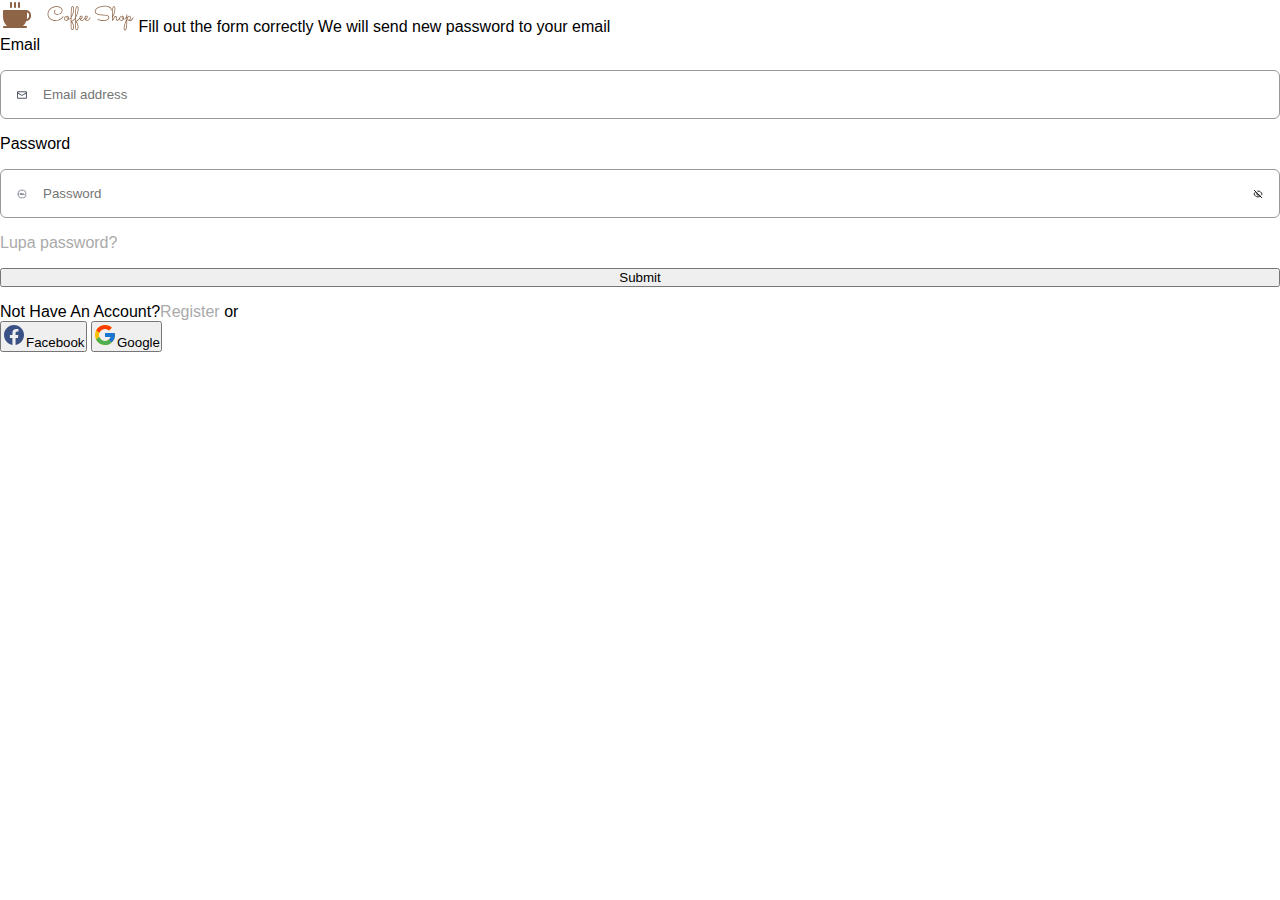
<file: login.html>
<!DOCTYPE html>
<html lang="en">

<head>
    <meta charset="UTF-8">
    <meta name="viewport" content="width=device-width, initial-scale=1.0">
    <title>Koda - Coffee Shop | Forgot Password</title>
    <link rel="stylesheet" href="/assets/css/style.css">
</head>

<body>
    <header>

    </header>
    <main>
        <section id="login">
            <div class="section-header"></div>
            <div class="section-body">
                <div class="container">
                    <div class="side-image"></div>
                    <div class="form-container">
                        <div class="form-header">
                            <img src="/assets/img/brand.svg" alt="Brand">
                            <span>Fill out the form correctly</span>
                            <span>We will send new password to your email</span>
                        </div>
                        <div class="form-body">
                            <form action="">
                                <label for="email">Email</label>
                                <div class="input-wicon">
                                    <img src="/assets/img/mail.svg" alt="mail_icon">
                                    <input type="email" name="email" id="email" placeholder="Email address">
                                </div>
                                
                                <label for="password">Password</label>
                                <div class="input-wicon">
                                    <img src="/assets/img/Password.svg" alt="password_icon">
                                    <input type="password" name="password" id="password" placeholder="Password">
                                    <img src="/assets/img/EyeSlash.svg" alt="see_password_icon" class="see-password">
                                </div>
                                <div class="navigator-text" id="forgot">
                                    <a href="forgot.html">Lupa password?</a>
                                </div>
                                <button type="submit">Submit</button>
                                <div class="navigator-text" id="register">
                                    <span>Not Have An Account?<a href="register.html">Register</a></span>
                                    <span>or</span>
                                    <div class="social-auth-container">
                                        <button><img src="/assets/img/bx_bxl-facebook-circle.svg" alt="icon_facebook">Facebook</button>
                                        <button><img src="/assets/img/flat-color-icons_google.svg" alt="icon_google">Google</button>
                                    </div>
                                </div>
                            </form>
                        </div>
                    </div>

                </div>
            </div>
        </section>
    </main>
    <footer>

    </footer>
</body>

</html>
</file>
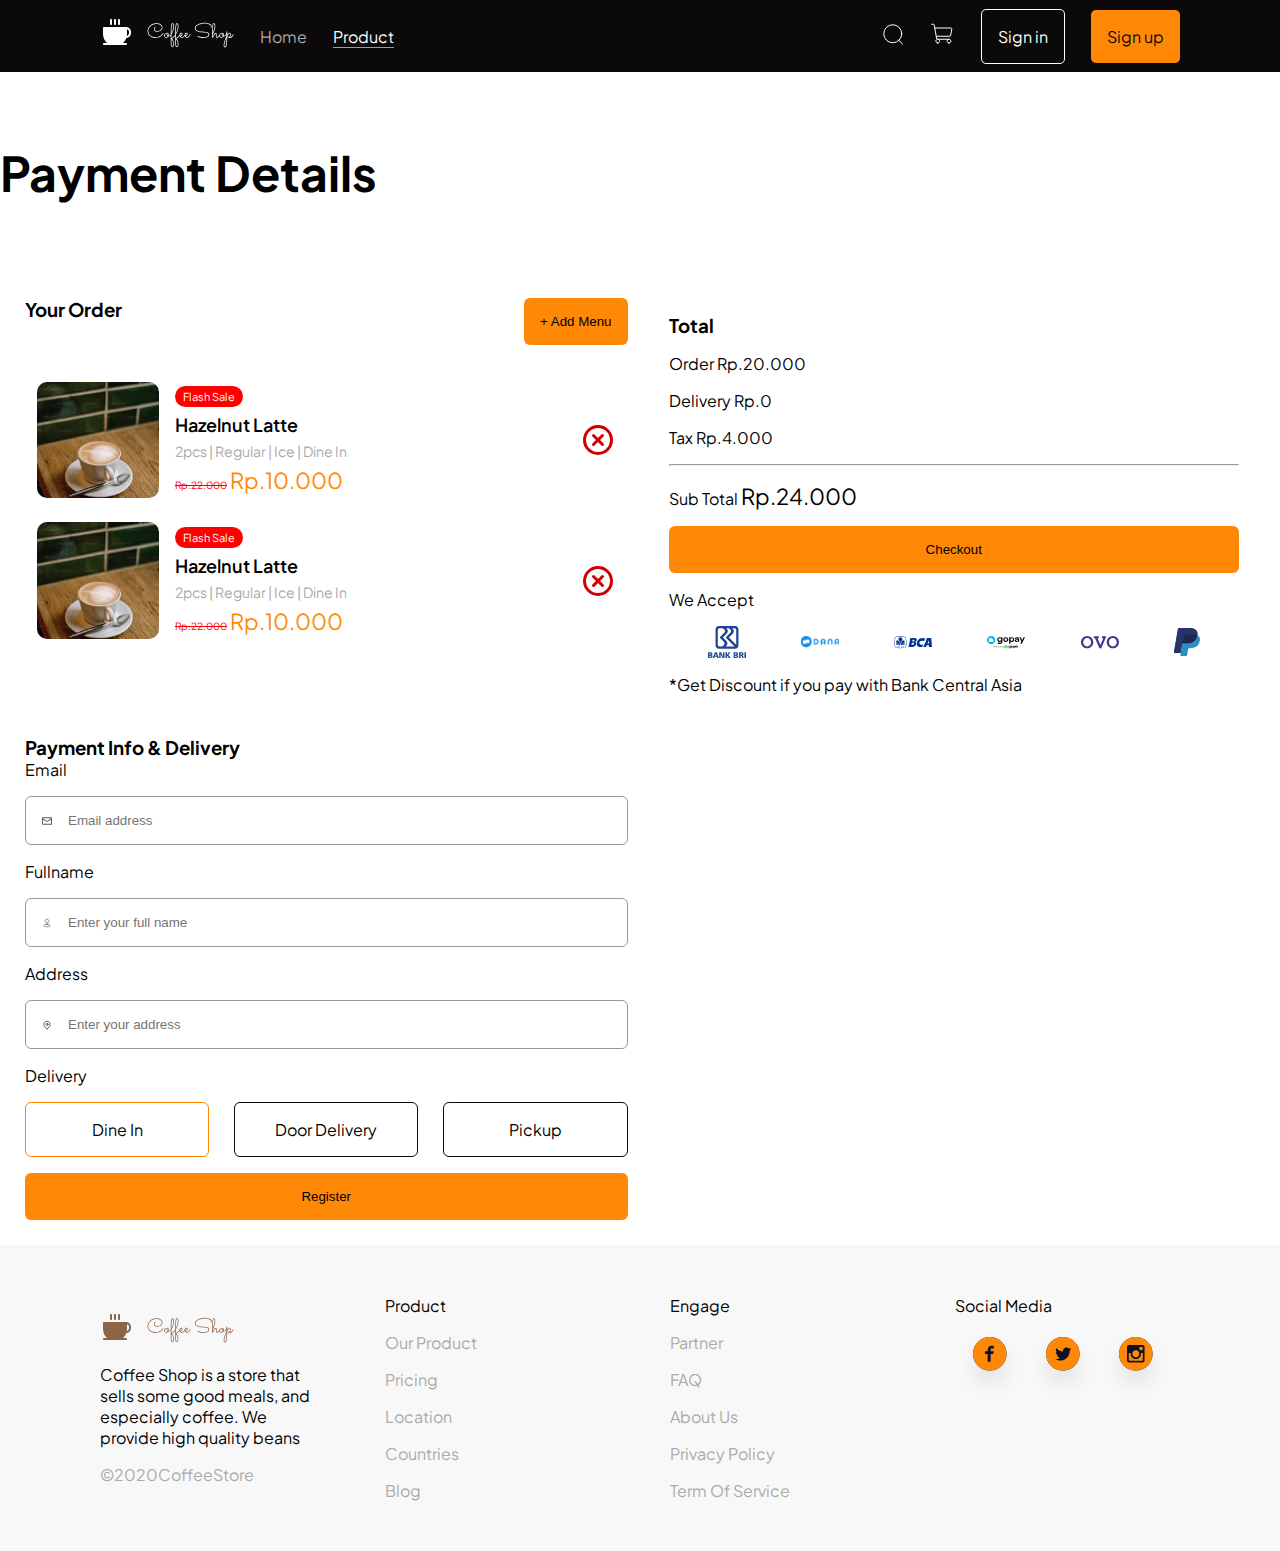
<file: payment.html>
<!DOCTYPE html>
<html lang="en">

<head>
    <meta charset="UTF-8">
    <meta name="viewport" content="width=device-width, initial-scale=1.0">
    <title>Koda - Coffee Shop | Our Product</title>
    <link rel="preconnect" href="https://fonts.googleapis.com">
    <link rel="preconnect" href="https://fonts.gstatic.com" crossorigin>
    <link href="https://fonts.googleapis.com/css2?family=Plus+Jakarta+Sans:ital,wght@0,200..800;1,200..800&display=swap"
        rel="stylesheet">
    <link rel="stylesheet" href="assets/css/style.css">
</head>

<body id="product">
    <header>
        <nav class="dark rel">
            <ul class="left-navigation">
                <li>
                    <h1><a href="index.html"><img src="assets/img/brand-white.svg" alt="brand_icon"></a></h1>
                </li>
                <li>
                    <a href="index.html">Home</a>
                </li>
                <li>
                    <a href="product.html" class="active">Product</a>
                </li>
            </ul>
            <ul class="right-navigation">
                <li>
                    <button class="search-button"><img src="assets/img/Search.svg" alt="Search_Icon"></button>
                </li>
                <li>
                    <button class="cart-button"><img src="assets/img/ShoppingCart.svg" alt="Cart_Icon"></button>
                </li>
                <li>
                    <a href="/login.html" class="member-sign-in">Sign in</a>
                </li>
                <li>
                    <a href="/register" class="member-sign-up">Sign up</a>
                </li>
            </ul>
        </nav>
    </header>

    <main>
        <section id="payment">
            <div class="section-header">
                <h2>Payment Details</h2>
            </div>
            <div class="section-body">
                <div class="container">
                    <div class="your-order">
                        <div class="your-order-header baris">
                            <h3>Your Order</h3>
                            <button class="button button-primary">+ Add Menu</button>
                        </div>
                        <div class="order-container">
                            <div class="card horizontal">
                                <div class="card-header">
                                    <img src="assets/img/product2.png" alt="Product 2">
                                </div>
                                <div class="card-body">
                                    <div class="flash-sale-label">
                                        <span>Flash Sale</span>
                                    </div>
                                    <h4 class="product-name">Hazelnut Latte</h4>
                                    <span class="variant">2pcs | Regular | Ice | Dine In</span>
                                    <div class="price-bar">
                                        <span class="slashed">Rp.22.000</span>
                                        <span class="price">Rp.10.000</span>
                                    </div>
                                    <button class="delete"><img src="assets/img/XCircle.svg"
                                            alt="Delete_Order_Icon"></button>
                                </div>
                            </div>
                            <div class="card horizontal">
                                <div class="card-header">
                                    <img src="assets/img/product2.png" alt="Product 2">
                                </div>
                                <div class="card-body">
                                    <div class="flash-sale-label">
                                        <span>Flash Sale</span>
                                    </div>
                                    <h4 class="product-name">Hazelnut Latte</h4>
                                    <span class="variant">2pcs | Regular | Ice | Dine In</span>
                                    <div class="price-bar">
                                        <span class="slashed">Rp.22.000</span>
                                        <span class="price">Rp.10.000</span>
                                    </div>
                                    <button class="delete"><img src="assets/img/XCircle.svg"
                                            alt="Delete_Order_Icon"></button>
                                </div>
                            </div>
                        </div>
                    </div>
                    <div class="total">
                        <h3>Total</h3>
                        <div class="baris">
                            <span>Order</span>
                            <span>Rp.20.000</span>
                        </div>
                        <div class="baris">
                            <span>Delivery</span>
                            <span>Rp.0</span>
                        </div>
                        <div class="baris">
                            <span>Tax</span>
                            <span>Rp.4.000</span>
                        </div>
                        <hr>
                        <div class="baris">
                            <span>Sub Total</span>
                            <span class="text-besar">Rp.24.000</span>
                        </div>
                        <button class="button button-primary">Checkout</button>

                        <div class="payment-info">
                            <span>We Accept</span>
                            <div class="payment-method">
                                <img src="assets/img/bri.svg" alt="BRI">
                                <img src="assets/img/dana.svg" alt="Dana">
                                <img src="assets/img/bca.svg" alt="BCA">
                                <img src="assets/img/gopay.svg" alt="Gopay">
                                <img src="assets/img/ovo.svg" alt="Ovo">
                                <img src="assets/img/paypal.svg" alt="Paypal">
                            </div>
                            <p class="payment-note">
                                *Get Discount if you pay with Bank Central Asia
                            </p>
                        </div>
                    </div>
                    <div class="payment-form">
                        <h3>Payment Info & Delivery</h3>
                        <form action="">
                            <label for="email">Email</label>
                            <div class="input-wicon">
                                <img src="assets/img/mail.svg" alt="mail_icon">
                                <input type="email" name="email" id="email" placeholder="Email address">
                            </div>
                            <label for="fullname">Fullname</label>
                            <div class="input-wicon">
                                <img src="assets/img/Profile.svg" alt="user_icon">
                                <input type="text" name="fullname" id="fullname" placeholder="Enter your full name">
                            </div>
                            <label for="address">Address</label>
                            <div class="input-wicon">
                                <img src="assets/img/Location.svg" alt="location_icon">
                                <input type="text" name="address" id="address" placeholder="Enter your address">
                            </div>

                            <label for="delivery">Delivery</label>
                            <div class="delivery">
                                <div class="button button-radio active">
                                    <input type="radio" name="delivery" id="dinein" value="dinein">
                                    <label for="dinein">Dine In</label>
                                </div>
                                <div class="button button-radio">
                                    <input type="radio" name="delivery" id="door-delivery" value="door-delivery">
                                    <label for="door-delivery">Door Delivery</label>
                                </div>
                                <div class="button button-radio">
                                    <input type="radio" name="delivery" id="pickup" value="pickup">
                                    <label for="pickup">Pickup</label>
                                </div>
                            </div>
                            <button type="submit" class="button button-primary">Register</button>
                        </form>
                    </div>
                </div>
            </div>
            </div>
        </section>
    </main>

    <footer>
        <div class="container">
            <div class="footer-item">
                <ul>
                    <li>
                        <img src="assets/img/brand.svg" alt="Brand_Icon">
                    </li>
                    <li>Coffee Shop is a store that sells some good meals, and especially coffee. We provide high
                        quality beans</li>
                    <li class="copyright">©2020CoffeeStore</li>
                </ul>
            </div>
            <div class="footer-item">
                <ul>
                    <li><span>Product</span></li>
                    <li><a href="/product.html">Our Product</a></li>
                    <li><a href="/">Pricing</a></li>
                    <li><a href="/">Location</a></li>
                    <li><a href="/">Countries</a></li>
                    <li><a href="/">Blog</a></li>
                </ul>
            </div>
            <div class="footer-item">
                <ul>
                    <li><span>Engage</span></li>
                    <li><a href="/">Partner</a></li>
                    <li><a href="/">FAQ</a></li>
                    <li><a href="/">About Us</a></li>
                    <li><a href="/">Privacy Policy</a></li>
                    <li><a href="/">Term Of Service</a></li>
                </ul>
            </div>
            <div class="footer-item">
                <ul class="social">
                    <li><span>Social Media</span></li>
                    <li>
                        <a href="/">
                            <img src="assets/img/Facebook.svg" alt="Facebook_icon">
                        </a>
                        <a href="/">
                            <img src="assets/img/Twitter.svg" alt="Twitter_icon">
                        </a>
                        <a href="/">
                            <img src="assets/img/Instagram.svg" alt="Instagram_icon">
                        </a>
                    </li>
                </ul>
            </div>
        </div>
    </footer>
</body>

</html>
</file>
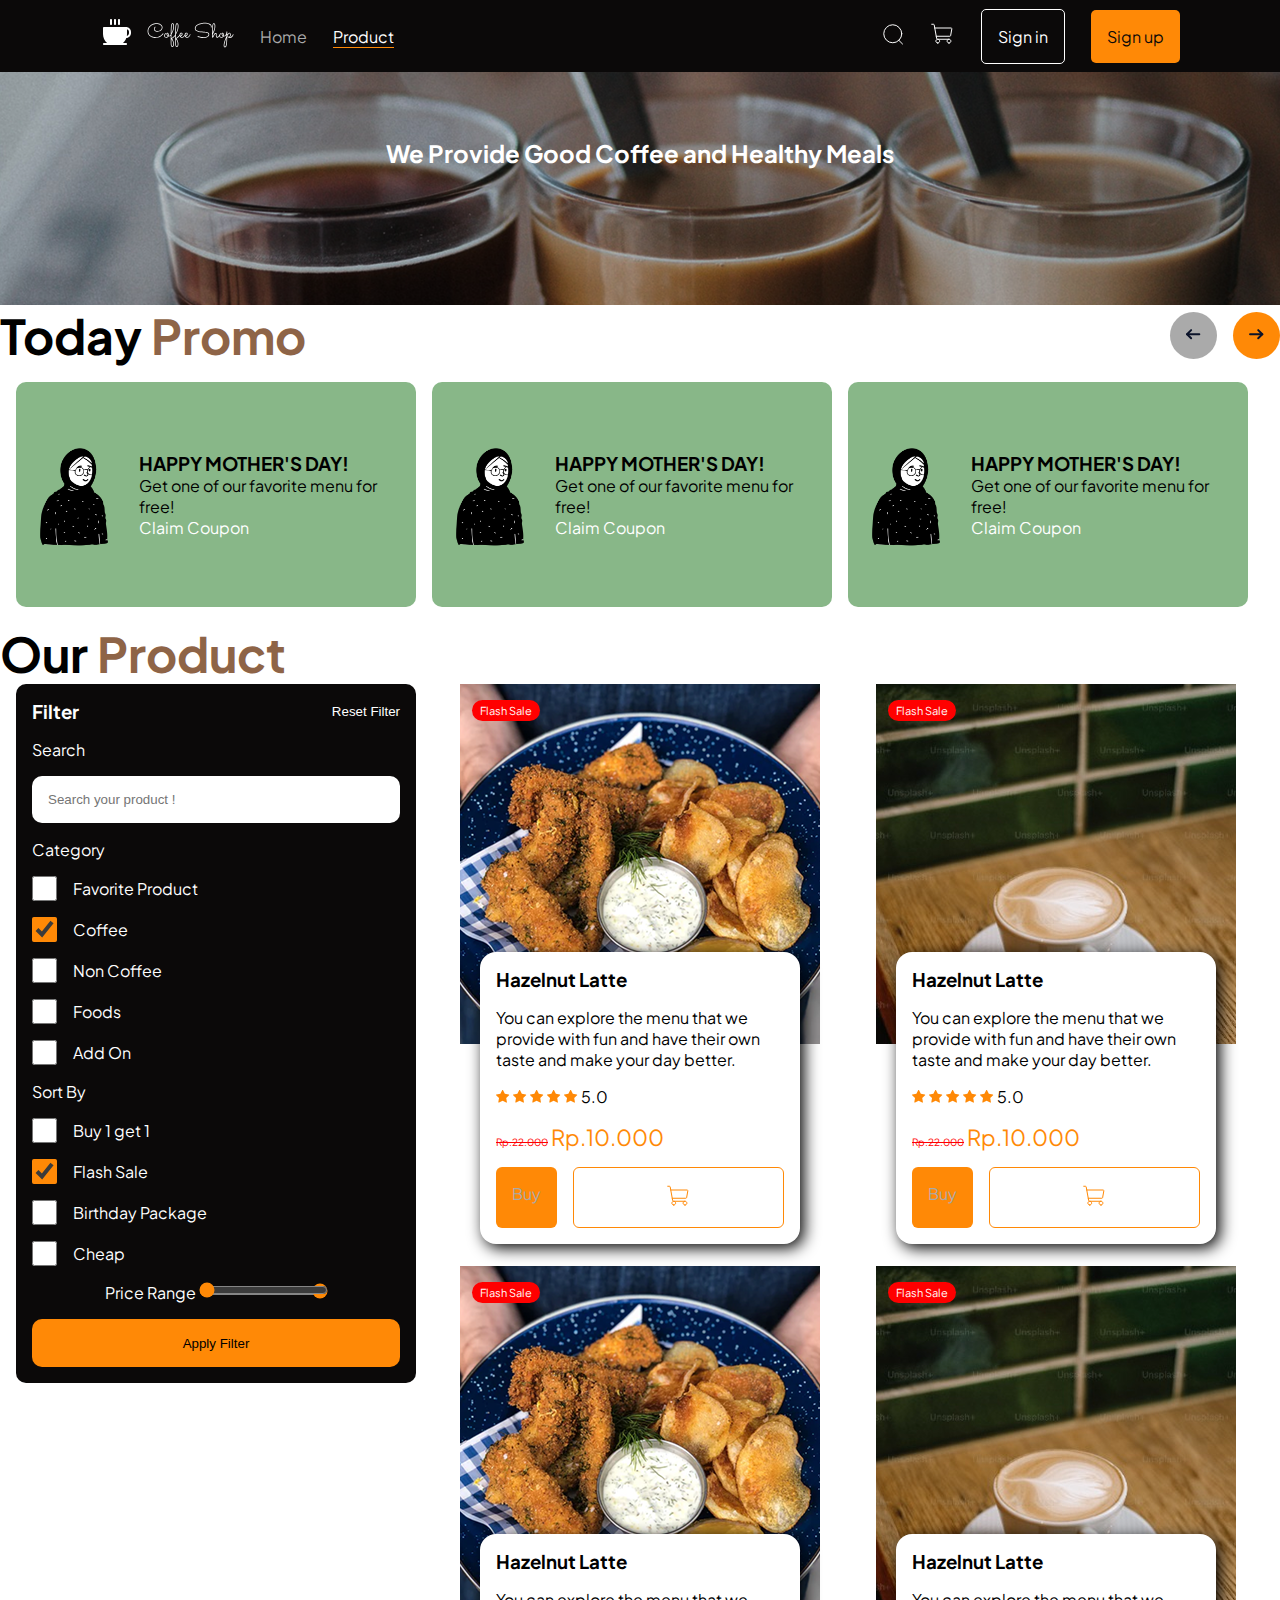
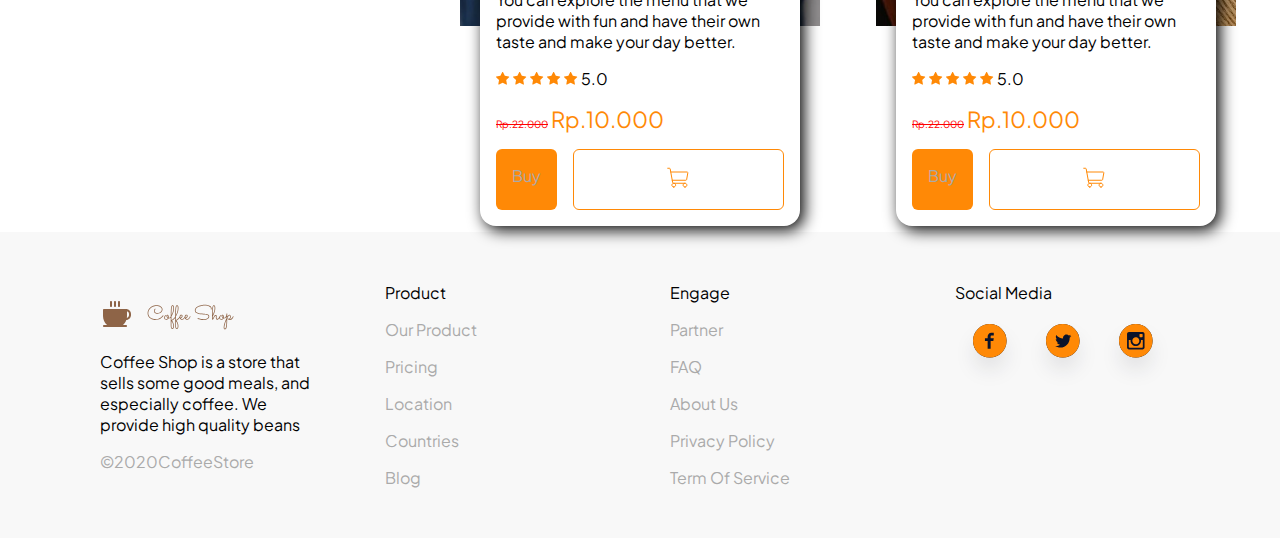
<file: product.html>
<!DOCTYPE html>
<html lang="en">

<head>
    <meta charset="UTF-8">
    <meta name="viewport" content="width=device-width, initial-scale=1.0">
    <title>Koda - Coffee Shop | Our Product</title>
    <link rel="preconnect" href="https://fonts.googleapis.com">
    <link rel="preconnect" href="https://fonts.gstatic.com" crossorigin>
    <link href="https://fonts.googleapis.com/css2?family=Plus+Jakarta+Sans:ital,wght@0,200..800;1,200..800&display=swap"
        rel="stylesheet">
    <link rel="stylesheet" href="assets/css/style.css">
</head>

<body id="product">
    <header>
        <nav class="dark">
            <ul class="left-navigation">
                <li>
                    <h1><a href="index.html"><img src="assets/img/brand-white.svg" alt="brand_icon"></a></h1>
                </li>
                <li>
                    <a href="index.html">Home</a>
                </li>
                <li>
                    <a href="product.html" class="active">Product</a>
                </li>
            </ul>
            <ul class="right-navigation">
                <li>
                    <button class="search-button"><img src="assets/img/Search.svg" alt="Search_Icon"></button>
                </li>
                <li>
                    <button class="cart-button"><img src="assets/img/ShoppingCart.svg" alt="Cart_Icon"></button>
                </li>
                <li>
                    <a href="login.html" class="member-sign-in">Sign in</a>
                </li>
                <li>
                    <a href="register.html" class="member-sign-up">Sign up</a>
                </li>
            </ul>
        </nav>
    </header>
    <main>
        <section id="hero">
            <div class="section-body">
                <div class="container">
                    <div class="copytext">
                        <h2 class="copytext-headline">We Provide Good Coffee and Healthy Meals</h2>
                    </div>
                </div>
            </div>
        </section>

        <section id="promo">
            <div class="section-header">
                <h2>Today <span class="text-accent">Promo</span></h2>
                <div class="carousel-navigation">
                    <button class="prev"><img src="assets/img/arrow.svg" alt="Prev_Icon"></button>
                    <button class="next"><img src="assets/img/arrow_next.svg" alt="Next_Icon"></button>
                </div>
            </div>
            <div class="section-body">
                <div class="coupon-container">
                    <div class="coupon-card">
                        <img src="assets/img/mother-day-coupon-image.png" alt="mother_day_coupon_image" />
                        <div class="coupon-body">
                            <h3>HAPPY MOTHER'S DAY!</h3>
                            <p>Get one of our favorite menu for free!</p>
                            <a href="#">Claim Coupon</a>
                        </div>
                    </div>
                    <div class="coupon-card">
                        <img src="assets/img/mother-day-coupon-image.png" alt="mother_day_coupon_image" />
                        <div class="coupon-body">
                            <h3>HAPPY MOTHER'S DAY!</h3>
                            <p>Get one of our favorite menu for free!</p>
                            <a href="#">Claim Coupon</a>
                        </div>
                    </div>
                    <div class="coupon-card">
                        <img src="assets/img/mother-day-coupon-image.png" alt="mother_day_coupon_image" />
                        <div class="coupon-body">
                            <h3>HAPPY MOTHER'S DAY!</h3>
                            <p>Get one of our favorite menu for free!</p>
                            <a href="#">Claim Coupon</a>
                        </div>
                    </div>
                    <div class="coupon-card">
                        <img src="assets/img/mother-day-coupon-image.png" alt="mother_day_coupon_image" />
                        <div class="coupon-body">
                            <h3>HAPPY MOTHER'S DAY!</h3>
                            <p>Get one of our favorite menu for free!</p>
                            <a href="#">Claim Coupon</a>
                        </div>
                    </div>

                    <div class="coupon-card yellow">
                        <img src="assets/img/father-coupon.png" alt="father_coupon_image" />
                        <div class="coupon-body">
                            <h3>Get a cup of coffee for free on sunday morning</h3>
                            <p>Only at 7 to 9 AM</p>
                        </div>
                    </div>
                </div>
            </div>
        </section>

        <section id="our-product">
            <div class="section-header">
                <h2>Our <span class="text-accent">Product</span></h2>
            </div>
            <div class="section-body">
                <div class="container">
                    <aside>
                        <form action="">
                            <div class="input-container form-header">
                                <h3>Filter</h3>
                                <button type="reset">Reset Filter</button>
                            </div>

                            <label for="search" class="label-header">Search</label>
                            <input type="text" name="search" id="search" placeholder="Search your product !">

                            <div id="category-filter">
                                <span class="label-header">Category</span>
                                <div class="input-container">
                                    <input type="checkbox" name="category" id="favorite-product">
                                    <label for="favorite-product">Favorite Product</label>
                                </div>
                                <div class="input-container">
                                    <input type="checkbox" name="category" id="coffee" checked>
                                    <label for="coffee">Coffee</label>
                                </div>
                                <div class="input-container">
                                    <input type="checkbox" name="category" id="non-coffee">
                                    <label for="non-coffee">Non Coffee</label>
                                </div>
                                <div class="input-container">
                                    <input type="checkbox" name="category" id="foods">
                                    <label for="foods">Foods</label>
                                </div>
                                <div class="input-container">
                                    <input type="checkbox" name="category" id="add-on">
                                    <label for="add-on">Add On</label>
                                </div>
                            </div>

                            <div id="sort-by-filter">
                                <span class="label-header">Sort By</span>
                                <div class="input-container">
                                    <input type="checkbox" name="sort-by" id="buy-one-get-one">
                                    <label for="buy-one-get-one">Buy 1 get 1</label>
                                </div>
                                <div class="input-container">
                                    <input type="checkbox" name="sort-by" id="flash-sale" checked>
                                    <label for="flash-sale">Flash Sale</label>
                                </div>
                                <div class="input-container">
                                    <input type="checkbox" name="sort-by" id="birthday-package">
                                    <label for="birthday-package">Birthday Package</label>
                                </div>
                                <div class="input-container">
                                    <input type="checkbox" name="category" id="cheap">
                                    <label for="cheap">Cheap</label>
                                </div>
                            </div>

                            <div id="range-price">
                                <label for="price-range">Price Range</label>
                                <input type="range" name="price-range" id="price-range-min" min="0" max="100000"
                                    step="1000" value="0">
                                <input type="range" name="price-range" id="price-range-max" min="0" max="100000"
                                    step="1000" value="100000">
                            </div>

                            <button type="submit">Apply Filter</button>
                        </form>
                    </aside>

                    <div class="product-container">
                        <div class="card body-overlay">
                            <div class="card-header">
                                <span class="flash-sale-label">Flash Sale</span>
                                <img src="assets/img/product1.png" alt="Product 1">
                            </div>

                            <div class="card-body">
                                <h3>Hazelnut Latte</h3>
                                <p>You can explore the menu that we provide with fun and have their own taste and make
                                    your day better.</p>
                                <div class="rating">
                                    <img src="assets/img/star.svg" alt="star_icon">
                                    <img src="assets/img/star.svg" alt="star_icon">
                                    <img src="assets/img/star.svg" alt="star_icon">
                                    <img src="assets/img/star.svg" alt="star_icon">
                                    <img src="assets/img/star.svg" alt="star_icon">
                                    <span>5.0</span>
                                </div>
                                <div class="price-bar">
                                    <span class="slashed">Rp.22.000</span>
                                    <span class="price">Rp.10.000</span>
                                </div>
                                <div class="action">
                                    <a href="detail-product.html?id=0" class="button button-primary">Buy</a>
                                    <button class="button button-border-primary cart"><img src="assets/img/ShoppingCart-yellow.svg"
                                            alt="cart_icon"></button>
                                </div>
                            </div>
                        </div>

                        <div class="card body-overlay">
                            <div class="card-header">
                                <span class="flash-sale-label">Flash Sale</span>
                                <img src="assets/img/product2.png" alt="Product 2">
                            </div>

                            <div class="card-body">
                                <h3>Hazelnut Latte</h3>
                                <p>You can explore the menu that we provide with fun and have their own taste and make
                                    your day better.</p>
                                <div class="rating">
                                    <img src="assets/img/star.svg" alt="star_icon">
                                    <img src="assets/img/star.svg" alt="star_icon">
                                    <img src="assets/img/star.svg" alt="star_icon">
                                    <img src="assets/img/star.svg" alt="star_icon">
                                    <img src="assets/img/star.svg" alt="star_icon">
                                    <span>5.0</span>
                                </div>
                                <div class="price-bar">
                                    <span class="slashed">Rp.22.000</span>
                                    <span class="price">Rp.10.000</span>
                                </div>
                                <div class="action">
                                    <a href="detail-product.html?id=1" class="button button-primary">Buy</a>
                                    <button class="button button-border-primary cart"><img src="assets/img/ShoppingCart-yellow.svg"
                                            alt="cart_icon"></button>
                                </div>
                            </div>
                        </div>
                        <div class="card body-overlay">
                            <div class="card-header">
                                <span class="flash-sale-label">Flash Sale</span>
                                <img src="assets/img/product1.png" alt="Product 1">
                            </div>

                            <div class="card-body">
                                <h3>Hazelnut Latte</h3>
                                <p>You can explore the menu that we provide with fun and have their own taste and make
                                    your day better.</p>
                                <div class="rating">
                                    <img src="assets/img/star.svg" alt="star_icon">
                                    <img src="assets/img/star.svg" alt="star_icon">
                                    <img src="assets/img/star.svg" alt="star_icon">
                                    <img src="assets/img/star.svg" alt="star_icon">
                                    <img src="assets/img/star.svg" alt="star_icon">
                                    <span>5.0</span>
                                </div>
                                <div class="price-bar">
                                    <span class="slashed">Rp.22.000</span>
                                    <span class="price">Rp.10.000</span>
                                </div>
                                <div class="action">
                                    <a href="detail-product.html?id=2" class="button button-primary">Buy</a>
                                    <button class="button button-border-primary cart"><img src="assets/img/ShoppingCart-yellow.svg"
                                            alt="cart_icon"></button>
                                </div>
                            </div>
                        </div>

                        <div class="card body-overlay">
                            <div class="card-header">
                                <span class="flash-sale-label">Flash Sale</span>
                                <img src="assets/img/product2.png" alt="Product 2">
                            </div>

                            <div class="card-body">
                                <h3>Hazelnut Latte</h3>
                                <p>You can explore the menu that we provide with fun and have their own taste and make
                                    your day better.</p>
                                <div class="rating">
                                    <img src="assets/img/star.svg" alt="star_icon">
                                    <img src="assets/img/star.svg" alt="star_icon">
                                    <img src="assets/img/star.svg" alt="star_icon">
                                    <img src="assets/img/star.svg" alt="star_icon">
                                    <img src="assets/img/star.svg" alt="star_icon">
                                    <span>5.0</span>
                                </div>
                                <div class="price-bar">
                                    <span class="slashed">Rp.22.000</span>
                                    <span class="price">Rp.10.000</span>
                                </div>
                                <div class="action">
                                    <a href="detail-product.html?id=3" class="button button-primary">Buy</a>
                                    <button class="button button-border-primary cart"><img src="assets/img/ShoppingCart-yellow.svg"
                                            alt="cart_icon"></button>
                                </div>
                            </div>
                        </div>
                    </div>
                </div>
            </div>
        </section>
    </main>

    <footer>
        <div class="container">
            <div class="footer-item">
                <ul>
                    <li>
                        <img src="assets/img/brand.svg" alt="Brand_Icon">
                    </li>
                    <li>Coffee Shop is a store that sells some good meals, and especially coffee. We provide high
                        quality beans</li>
                    <li class="copyright">©2020CoffeeStore</li>
                </ul>
            </div>
            <div class="footer-item">
                <ul>
                    <li><span>Product</span></li>
                    <li><a href="product.html">Our Product</a></li>
                    <li><a href="#">Pricing</a></li>
                    <li><a href="#">Location</a></li>
                    <li><a href="#">Countries</a></li>
                    <li><a href="#">Blog</a></li>
                </ul>
            </div>
            <div class="footer-item">
                <ul>
                    <li><span>Engage</span></li>
                    <li><a href="#">Partner</a></li>
                    <li><a href="#">FAQ</a></li>
                    <li><a href="#">About Us</a></li>
                    <li><a href="#">Privacy Policy</a></li>
                    <li><a href="#">Term Of Service</a></li>
                </ul>
            </div>
            <div class="footer-item">
                <ul class="social">
                    <li><span>Social Media</span></li>
                    <li>
                        <a href="#">
                            <img src="assets/img/Facebook.svg" alt="Facebook_icon">
                        </a>
                        <a href="#">
                            <img src="assets/img/Twitter.svg" alt="Twitter_icon">
                        </a>
                        <a href="#">
                            <img src="assets/img/Instagram.svg" alt="Instagram_icon">
                        </a>
                    </li>
                </ul>
            </div>
        </div>
    </footer>
</body>

</html>
</file>
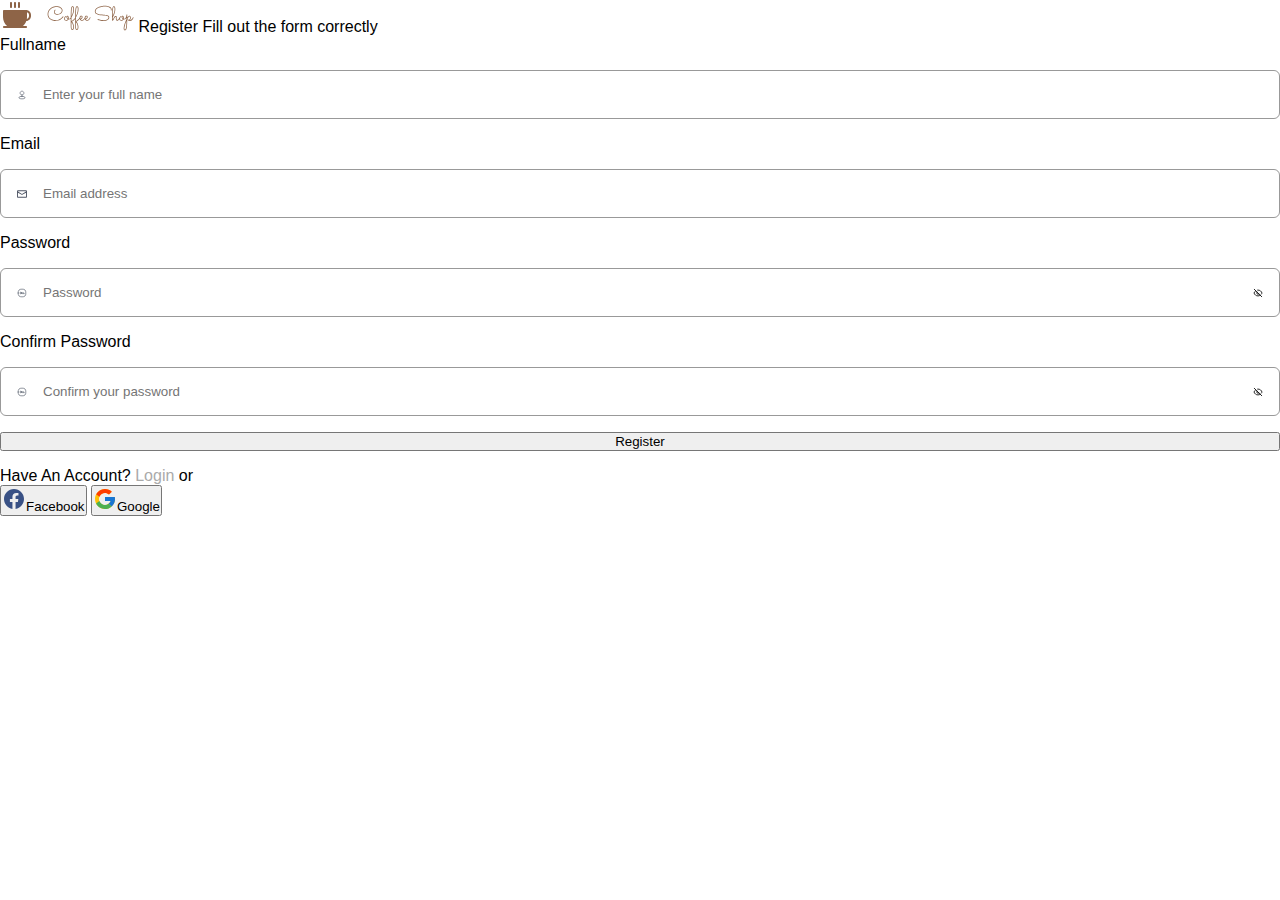
<file: register.html>
<!DOCTYPE html>
<html lang="en">

<head>
    <meta charset="UTF-8">
    <meta name="viewport" content="width=device-width, initial-scale=1.0">
    <title>Koda - Coffee Shop | Forgot Password</title>
    <link rel="stylesheet" href="/assets/css/style.css">
</head>

<body>
    <header>

    </header>
    <main>
        <section id="register">
            <div class="section-header"></div>
            <div class="section-body">
                <div class="container">
                    <div class="side-image"></div>
                    <div class="form-container">
                        <div class="form-header">
                            <img src="/assets/img/brand.svg" alt="Brand">
                            <span>Register</span>
                            <span>Fill out the form correctly</span>
                        </div>
                        <div class="form-body">
                            <form action="">
                                <label for="fullname">Fullname</label>
                                <div class="input-wicon">
                                    <img src="/assets/img/Profile.svg" alt="user_icon">
                                    <input type="text" name="fullname" id="fullname" placeholder="Enter your full name">
                                </div>

                                <label for="email">Email</label>
                                <div class="input-wicon">
                                    <img src="/assets/img/mail.svg" alt="mail_icon">
                                    <input type="email" name="email" id="email" placeholder="Email address">
                                </div>

                                <label for="password">Password</label>
                                <div class="input-wicon">
                                    <img src="/assets/img/Password.svg" alt="password_icon">
                                    <input type="password" name="password" id="password" placeholder="Password">
                                    <img src="/assets/img/EyeSlash.svg" alt="see_password_icon" class="see-password">
                                </div>

                                <label for="confirm_password">Confirm Password</label>
                                <div class="input-wicon">
                                    <img src="/assets/img/Password.svg" alt="password_icon">
                                    <input type="password" name="confirm_password" id="confirm_password"
                                        placeholder="Confirm your password">
                                    <img src="/assets/img/EyeSlash.svg" alt="see_password_icon" class="see-password">
                                </div>

                                <button type="submit">Register</button>
                                <div class="navigator-text" id="register">
                                    <span>Have An Account? <a href="login.html">Login</a></span>
                                    <span>or</span>
                                    <div class="social-auth-container">
                                        <button><img src="/assets/img/bx_bxl-facebook-circle.svg"
                                                alt="icon_facebook">Facebook</button>
                                        <button><img src="/assets/img/flat-color-icons_google.svg"
                                                alt="icon_google">Google</button>
                                    </div>
                                </div>
                            </form>
                        </div>
                    </div>

                </div>
            </div>
        </section>
    </main>
    <footer>

    </footer>
</body>

</html>
</file>
<file: assets/css/style.css>
:root {
  --color-black: #0B0909;
  --color-white: white;
  --color-primary: #FF8906;
  --color-primary-active: #ffa010;
  --color-accent: #8E6447;
  --color-secondary: #AAAAAA;
  --color-secondary-shade: #E8E8E84D;
  --color-coupon: #88B788;
}

/* Reset */
* {
  margin: 0;
  padding: 0;
  box-sizing: border-box;
}

img {
  max-width: 100%;
  -o-object-fit: cover;
     object-fit: cover;
}

body {
  font-family: "Plus Jakarta Sans", sans-serif;
}

button {
  cursor: pointer;
}

/* reusable class */
.container {
  width: 100%;
}

.text-primary {
  color: var(--color-primary);
}

.text-accent {
  color: var(--color-accent);
}

.text-secondary {
  color: var(--color-secondary);
}

.tebal {
  font-weight: bold;
}

.flash-sale-label {
  width: -moz-fit-content;
  width: fit-content;
  background: red;
  color: var(--color-white);
  padding: 4px 8px;
  border-radius: 24px;
  font-size: 11px;
}

.text-medium {
  font-size: 18px;
}

.text-besar {
  font-size: 22px;
}

.text-sangatbesar {
  font-size: 48px;
}

/* Per navbar an duniawi */
header nav {
  background: rgba(10, 9, 9, 0.1);
  padding: 16px 100px;
  display: flex;
  justify-content: space-between;
  align-items: center;
  position: absolute;
  top: 0;
  left: 0;
  right: 0;
  z-index: 9;
}
header nav ul {
  display: flex;
  align-items: center;
  gap: 26px;
  list-style: none;
}
header nav ul li a {
  color: var(--color-secondary);
  text-decoration: none;
}
header nav ul li a:hover {
  color: var(--color-white);
  border-bottom: 1px solid var(--color-primary);
}
header nav ul li a.active {
  color: var(--color-white);
  border-bottom: 1px solid var(--color-primary);
}
header nav ul li .brand a:hover {
  border: 0;
}
header nav .right-navigation button {
  background: transparent;
  border: 0;
}
header nav .right-navigation .member-sign-in {
  color: var(--color-white);
  width: 82px;
  height: 48px;
  padding: 1rem;
  border: 1px solid var(--color-white);
  border-radius: 5px;
}
header nav .right-navigation .member-sign-up {
  background: var(--color-primary);
  color: var(--color-black);
  width: 82px;
  height: 48px;
  padding: 1rem;
  border: 0;
  border-radius: 5px;
}

/* Dark navbar */
header nav.dark {
  background: var(--color-black);
}

/* Navbar With Position Relative */
header nav.rel {
  background: var(--color-black);
  position: relative;
}

/* Card */
.card {
  border-radius: 6px;
  overflow: hidden;
}
.card .card-header {
  width: 100%;
  height: 100%;
  display: flex;
  flex-direction: column;
  justify-content: start;
  align-items: center;
  gap: 0;
}
.card .card-header img {
  height: 100%;
}
.card .card-body {
  width: 100%;
  height: 100%;
  display: flex;
  flex-direction: column;
  justify-content: start;
  align-items: start;
  gap: 1rem;
}

.card.horizontal {
  display: flex;
}

.card.body-overlay {
  min-height: 280px;
  border-radius: 6px;
  position: relative;
  overflow: unset;
}
.card.body-overlay .card-header {
  display: flex;
  flex-direction: column;
  justify-content: start;
  align-items: center;
  gap: 0;
}
.card.body-overlay .card-body {
  background: var(--color-white);
  width: 80%;
  height: -moz-fit-content;
  height: fit-content;
  padding: 1rem;
  border-radius: 16px;
  display: flex;
  flex-direction: column;
  justify-content: start;
  align-items: start;
  gap: 1rem;
  position: absolute;
  left: 50%;
  bottom: -40px;
  transform: translateX(-50%);
  box-shadow: 4px 4px 16px;
}

/* Per Produk an */
.price {
  color: var(--color-primary);
  font-size: 22px;
}

.slashed {
  color: red;
  font-size: 10px;
  text-decoration: line-through;
}

/* Per anchor an duniawi */
a {
  color: var(--color-secondary);
  text-decoration: none;
}

a:hover {
  color: var(--color-black);
}

a.link-primary {
  color: var(--color-primary);
}

a.link-primary:hover {
  color: var(--color-primary-active);
}

/* Per button an duniawi */
.button {
  padding: 1rem;
  border: 0;
  border-radius: 6px;
  cursor: pointer;
}

.button-primary {
  background: var(--color-primary);
}

.button-primary:hover {
  background: var(--color-primary-active);
}

.button-accent {
  background: var(--color-accent);
}

.button-icon {
  background: transparent;
}

.button-radio {
  background: transparent;
  border: 1px solid var(--color-black);
  position: relative;
  text-align: center;
}
.button-radio input[type=radio] {
  -webkit-appearance: none;
     -moz-appearance: none;
          appearance: none;
  position: absolute;
  top: 0;
  left: 0;
  right: 0;
  bottom: 0;
  z-index: 4;
  cursor: pointer;
}

.button-radio:hover {
  border: 1px solid var(--color-primary);
}

.button-radio.active {
  border: 1px solid var(--color-primary);
}

.button-border-primary {
  background: transparent;
  border: 1px solid var(--color-primary);
}

.button-border-accent {
  background: transparent;
  border: 1px solid var(--color-accent);
}

.button-border-white {
  background: transparent;
  border: 1px solid var(--color-white);
}

.button-border-black {
  background: transparent;
  border: 1px solid var(--color-black);
}

.button-transparent {
  background: transparent;
}

.button-show-password {
  background: transparent;
  border: 0;
}

/* Per section an duniawi */
section .section-header {
  display: flex;
  flex-direction: column;
  justify-content: center;
  align-items: center;
  gap: 25px;
}
section .section-header h2 {
  font-size: 48px;
}
section .section-header hr {
  background: var(--color-primary);
  width: 68px;
  height: 7px;
  border: 0;
}
section .section-header p {
  font-weight: 400;
}

/* per form an */
form {
  display: flex;
  flex-direction: column;
  gap: 1rem;
}

.input {
  padding: 1rem;
  border: 1px solid rgba(0, 0, 0, 0.4);
  border-radius: 4px;
}

.input-wicon {
  padding: 1rem;
  border: 1px solid rgba(0, 0, 0, 0.4);
  border-radius: 6px;
  display: flex;
  justify-content: space-evenly;
  align-items: center;
  gap: 1rem;
}
.input-wicon input {
  background: transparent;
  width: 100%;
  border: 0;
  outline: 0;
}
.input-wicon img {
  max-width: 10px;
}

.radio-form {
  display: flex;
  justify-content: space-evenly;
  align-items: center;
  gap: 1rem;
}
.radio-form * {
  flex: 1;
}

.input-container {
  width: 100%;
  display: flex;
  align-items: center;
  gap: 1rem;
}

/* Alerte */
#alert {
  display: none;
}

#alert.show {
  min-height: 4rem;
  padding: 1rem;
  border-radius: 6px;
  display: flex;
  align-items: center;
  gap: 1rem;
}

#alert.alert-fatal {
  background: rgb(255, 220, 220);
  color: rgb(255, 100, 100);
}

#alert.alert-success {
  background: rgb(220, 255, 220);
  color: rgb(100, 255, 100);
}

/* per carousel an duniawi */
.carousel-navigation {
  display: flex;
  justify-content: space-between;
  align-items: center;
  gap: 1rem;
}
.carousel-navigation .prev {
  width: 47px;
  height: 47px;
  background: var(--color-secondary);
  border: 0;
  border-radius: 50%;
  cursor: pointer;
}
.carousel-navigation .next {
  width: 47px;
  height: 47px;
  background: var(--color-primary);
  border: 0;
  border-radius: 50%;
  cursor: pointer;
}

/* Image */
.profile-picture {
  border-radius: 50%;
  overflow: hidden;
}

body#auth section .section-body .container {
  display: flex;
}
body#auth section .section-body .container .side-image {
  width: 460px;
  min-height: 1024px;
  height: 100%;
  background: url("../img/login.jpg");
  background-size: cover;
  background-repeat: no-repeat;
  flex: 1;
}
body#auth section .section-body .form-container {
  width: 100%;
  margin: 5rem;
  display: flex;
  flex-direction: column;
  justify-content: center;
  align-items: center;
  gap: 1rem;
  flex: 2;
}
body#auth section .section-body .form-container .form-header {
  width: 100%;
  display: flex;
  flex-direction: column;
  gap: 1rem;
}
body#auth section .section-body .form-container .form-header img {
  width: 220px;
}
body#auth section .section-body .form-container .form-body {
  width: 100%;
}
body#auth section .section-body .form-container .form-body form label {
  font-weight: 600;
}
body#auth section .section-body .form-container .form-body form button[type=submit] {
  width: 100%;
}
body#auth section .section-body .form-container .form-body form button[type=submit]:hover {
  background: var(--color-primary-active);
  width: 100%;
}
body#auth section .section-body .form-container .form-body form .navigator-text {
  margin: 13px 0;
}
body#auth section .section-body .form-container .form-body form .navigator-text span {
  display: block;
  margin-bottom: 13px;
}
body#auth section .section-body .form-container .form-body form .navigator-text#forgot {
  text-align: right;
}
body#auth section .section-body .form-container .form-body form .navigator-text#register {
  text-align: center;
}
body#auth section .section-body .form-container .form-body form .navigator-text#register .social-auth-container button {
  max-width: 383px;
  width: 46%;
  height: 55px;
  margin-right: 13px;
  line-height: 55px;
  display: inline;
  position: relative;
  text-align: center;
}
body#auth section .section-body .form-container .form-body form .navigator-text#register .social-auth-container button img {
  width: 24px;
  height: 24px;
  position: absolute;
  top: 16px;
  left: 70px;
}
body#auth section .section-body .form-container .form-body form .navigator-text#register .social-auth-container button:nth-child(1) {
  left: 1px;
}
body#auth section .section-body .form-container .form-body form .navigator-text#register .social-auth-container button:nth-child(2) {
  right: 1px;
}

body#auth section#login .section-body .container .side-image {
  background: url("../img/login.jpg");
}

body#auth section#register .section-body .container .side-image {
  background: url("../img/register.jpg");
}

body#auth section#forgot-password .section-body .container .side-image {
  background: url("../img/forgot.jpg");
}

body#home .chat-float {
  display: flex;
  flex-direction: column;
  justify-content: center;
  align-items: end;
  gap: 1rem;
  position: fixed;
  right: 4rem;
  bottom: 1rem;
  z-index: 2;
}
body#home .chat-float .card.show {
  background: var(--color-white);
  width: 400px;
  border-top: 10px solid var(--color-primary);
  border-top-left-radius: 10px;
  border-top-right-radius: 10px;
  display: block;
}
body#home .chat-float .card.show .card-header {
  padding: 1rem;
  flex-direction: row;
  border-bottom: 1px solid rgba(0, 0, 0, 0.4);
}
body#home .chat-float .card.show .card-header .profile-picture {
  width: 40px;
}
body#home .chat-float .card.show .card-header .sender {
  margin-left: 1rem;
  display: flex;
  flex-direction: column;
  align-items: center;
  gap: 8px;
}
body#home .chat-float .card.show .card-body {
  height: 220px;
  padding: 1rem;
  overflow-y: auto;
}
body#home .chat-float .card.show .card-body .sender-message {
  width: 100%;
  background: var(--color-secondary-shade);
  display: flex;
  flex-direction: row-reverse;
  align-items: center;
  gap: 1rem;
}
body#home .chat-float .card.show .card-body .sender-message .profile-picture {
  width: 40px;
}
body#home .chat-float .card.show .card-body .receiver-message {
  width: 100%;
  background: var(--color-secondary-shade);
  display: flex;
  align-items: center;
  gap: 1rem;
}
body#home .chat-float .card.show .card-body .receiver-message .profile-picture {
  width: 40px;
}
body#home .chat-float .card.show .card-footer .chat-input {
  width: 100%;
  padding: 1rem;
  display: flex;
  justify-content: center;
  align-items: center;
  gap: 0.4rem;
}
body#home .chat-float .card.show .card-footer .chat-input .input {
  flex: 3;
}
body#home .chat-float .card.show .card-footer .chat-input button.send {
  flex: 1;
}
body#home .chat-float .card {
  display: none;
}
body#home .chat-float #chat {
  background: var(--color-primary);
  width: 80px;
  height: 80px;
  border: 0;
  border-radius: 50%;
  cursor: pointer;
}
body#home section#hero {
  margin-bottom: 0;
}
body#home section#hero .section-body .container {
  font-size: 0;
}
body#home section#hero .section-body .container .copytext-container {
  background: linear-gradient(168.18deg, #777C82 -114.74%, #0B0909 91.35%);
  color: #FFFFFF;
  height: 1024px;
  max-width: 730px;
  width: 50%;
  font-size: 16px;
  display: inline-block;
}
body#home section#hero .section-body .container .copytext-container .copytext {
  max-width: 518px;
  width: 100%;
  height: 457px;
  position: absolute;
  top: 283px;
  left: 90px;
}
body#home section#hero .section-body .container .copytext-container .copytext .copytext-headline {
  color: #FFFFFF;
  font-size: 48px;
  font-weight: 500;
  margin: 25px 0;
}
body#home section#hero .section-body .container .copytext-container .copytext .cta-button {
  background: var(--color-primary);
  color: #000000;
  width: 143px;
  height: 50px;
  margin: 25px 0;
  border-radius: 6px;
  display: block;
  text-align: center;
  line-height: 50px;
  text-decoration: none;
  cursor: pointer;
}
body#home section#hero .section-body .container .copytext-container .copytext .copytext-data div {
  color: #FFFFFF;
  width: 146px;
  margin: 0 8px;
  border-right: 1px solid #FFFFFF;
  display: inline-block;
}
body#home section#hero .section-body .container .copytext-container .copytext .copytext-data div:nth-child(3) {
  border-right: 0;
}
body#home section#hero .section-body .container .copytext-container .copytext .copytext-data span {
  width: 100%;
  color: var(--color-primary);
  font-size: 48px;
  display: block;
}
body#home section#hero .section-body .container .hero-image {
  background: url(../img/hero.jpg);
  background-size: cover;
  background-repeat: no-repeat;
  background-position: 0 0;
  height: 1024px;
  max-width: 712px;
  width: 50%;
  font-size: 16px;
  display: inline-block;
}
body#home section#feature .section-body .container {
  font-size: 0;
}
body#home section#feature .section-body .container .feature {
  width: 50%;
  margin-top: 54px;
  display: inline-block;
  vertical-align: top;
}
body#home section#feature .section-body .container .feature h2 {
  font-size: 48px;
  margin-bottom: 25px;
}
body#home section#feature .section-body .container .feature p {
  font-size: 16px;
  margin-bottom: 25px;
}
body#home section#feature .section-body .container .feature ul {
  font-size: 16px;
  list-style: url("../img/checklist.svg");
  padding-left: 40px;
  margin-bottom: 25px;
}
body#home section#feature .section-body .container .feature ul li {
  margin-bottom: 25px;
}
body#home section#feature .section-body .container .side-image {
  background: url("../img/feature.jpg");
  max-width: 711px;
  width: 50%;
  height: 574px;
  display: inline-block;
  background-position: -274px -140px;
}
body#home section#favorite-product .section-body .product-container {
  min-height: 550px;
  display: flex;
  justify-content: center;
  align-items: center;
}
body#home section#favorite-product .section-body .product-container .card {
  max-width: 400px;
  min-height: 400px;
  flex: 1;
}
body#home section#favorite-product .section-body .product-container .card .card-header img {
  height: 280px;
}
body#home section#favorite-product .section-body .product-container .card .card-body {
  max-width: 250px;
  height: 250px;
  padding: 1rem;
}
body#home section#favorite-product .section-body .product-container .card .card-body .action {
  width: 100%;
  display: flex;
  gap: 1rem;
}
body#home section#favorite-product .section-body .product-container .card .card-body .action a {
  color: black;
  text-align: center;
  text-decoration: none;
  flex: 2;
}
body#home section#favorite-product .section-body .product-container .card .card-body .action button.cart {
  flex: 1;
}
body#home section#map .section-body {
  height: 100vh;
  background: url("../img/Global.svg");
  background-size: cover;
  background-repeat: no-repeat;
}
body#home section#testimoni .section-body .container {
  background: linear-gradient(168.18deg, #777C82 -114.74%, #0B0909 91.35%);
  padding: 8rem;
  display: flex;
  gap: 25px;
}
body#home section#testimoni .section-body .container .testimoni-picture {
  width: 400px;
}
body#home section#testimoni .section-body .container .testimoni-text {
  color: #FFFFFF;
  display: flex;
  flex-direction: column;
  justify-content: center;
  gap: 1rem;
}
body#home section#testimoni .section-body .container .testimoni-text span.tester {
  font-size: 48px;
  padding-left: 25px;
  border-left: 1px solid var(--color-primary);
}
body#home section#testimoni .section-body .container .testimoni-text span.tester-proffesion {
  color: var(--color-primary);
}
body#home section#testimoni .section-body .container .testimoni-text .rating {
  margin: 25px 0;
  display: flex;
  gap: 16px;
  display: flex;
  align-items: center;
}
body#home section#testimoni .section-body .container .testimoni-text .carousel-navigation {
  justify-content: start;
}
body#home section#testimoni .section-body .container .testimoni-text .testimoni-indicator span {
  background: #FFFFFF;
  width: 8px;
  height: 8px;
  margin-top: 25px;
  border-radius: 50%;
  display: inline-block;
}
body#home section#testimoni .section-body .container .testimoni-text .testimoni-indicator span.active {
  background: var(--color-primary);
  width: 25px;
  border-radius: 6px;
}

body#product main {
  /* Product Page */
  /* product-hero */
  /* product-promo */
  /* product-our-product */
  /* Detail-Product Page */
  /* Other Product */
  /* Payment Page */
  /* Detail Order Page */
}
body#product main section#hero .section-body .container {
  background: url("../img/product-hero.png");
  background-size: cover;
  background-repeat: no-repeat;
  min-height: 305px;
  position: relative;
}
body#product main section#hero .section-body .container .copytext {
  color: var(--color-white);
  position: absolute;
  top: 0;
  left: 0;
  right: 0;
  bottom: 0;
  display: flex;
  justify-content: center;
  align-items: center;
  font-size: clamp(1rem, 1vw, 48px);
}
body#product main section#promo .section-header {
  flex-direction: row;
  justify-content: space-between;
}
body#product main section#promo .section-body .coupon-container {
  margin: 1rem;
  display: flex;
  justify-content: start;
  align-items: center;
  gap: 1rem;
  overflow-x: auto;
}
body#product main section#promo .section-body .coupon-container .coupon-card {
  background: var(--color-coupon);
  aspect-ratio: 16/9;
  padding: 0.7rem;
  border-radius: 10px;
  display: flex;
  justify-content: center;
  align-items: center;
  gap: 1rem;
  flex: 0 0 400px;
}
body#product main section#promo .section-body .coupon-container .coupon-card a {
  color: var(--color-white);
  text-decoration: none;
}
body#product main section#promo .section-body .coupon-container .coupon-card a:hover {
  color: var(--color-accent);
}
body#product main section#promo .section-body .coupon-container .coupon-card img {
  width: 96px;
}
body#product main section#promo .section-body .coupon-container .coupon-card.yellow {
  background: #F5C361;
}
body#product main section#our-product .section-header {
  flex-direction: row;
  justify-content: space-between;
}
body#product main section#our-product .section-body .container {
  padding: 0 1rem;
  display: flex;
  justify-content: space-between;
  gap: 1rem;
}
body#product main section#our-product .section-body .container aside {
  background: var(--color-black);
  color: var(--color-white);
  max-width: 400px;
  height: -moz-fit-content;
  height: fit-content;
  padding: 1rem;
  border-radius: 10px;
  flex: 1;
}
body#product main section#our-product .section-body .container aside form {
  display: flex;
  flex-direction: column;
  justify-content: center;
  align-items: center;
  gap: 1rem;
}
body#product main section#our-product .section-body .container aside form .form-header {
  justify-content: space-between;
}
body#product main section#our-product .section-body .container aside form input#search {
  width: 100%;
}
body#product main section#our-product .section-body .container aside form .baris:first-child {
  justify-content: space-between;
}
body#product main section#our-product .section-body .container aside form .label-header {
  align-self: self-start;
}
body#product main section#our-product .section-body .container aside form #category-filter {
  width: 100%;
  display: flex;
  flex-direction: column;
  justify-content: center;
  align-items: center;
  gap: 1rem;
}
body#product main section#our-product .section-body .container aside form #category-filter .baris label {
  margin-left: 1rem;
}
body#product main section#our-product .section-body .container aside form #sort-by-filter {
  width: 100%;
  display: flex;
  flex-direction: column;
  justify-content: center;
  align-items: center;
  gap: 1rem;
}
body#product main section#our-product .section-body .container aside form #sort-by-filter .baris label {
  margin-left: 1rem;
}
body#product main section#our-product .section-body .container aside form #range-price {
  position: relative;
}
body#product main section#our-product .section-body .container aside form #range-price input {
  accent-color: var(--color-primary);
}
body#product main section#our-product .section-body .container aside form #range-price #price-range-min {
  position: absolute;
}
body#product main section#our-product .section-body .container aside form button[type=reset] {
  background: transparent;
  color: var(--color-white);
  border: 0;
}
body#product main section#our-product .section-body .container aside form button[type=submit] {
  background: var(--color-primary);
  width: 100%;
  height: 48px;
  padding: 1rem;
  border: 0;
  border-radius: 10px;
}
body#product main section#our-product .section-body .container aside form input[type=text] {
  padding: 1rem;
  border: 0;
  border-radius: 10px;
}
body#product main section#our-product .section-body .container aside form input[type=checkbox] {
  accent-color: var(--color-primary);
  width: 25px;
  height: 25px;
  border-radius: 10px;
}
body#product main section#our-product .section-body .container .product-container {
  width: 100%;
  display: grid;
  grid-template-columns: repeat(2, minmax(220px, 400px));
  grid-template-rows: 1fr;
  justify-content: center;
  gap: 1rem;
  flex: 2;
}
body#product main section#our-product .section-body .container .product-container .card {
  height: 550px;
  margin-bottom: 1rem;
}
body#product main section#our-product .section-body .container .product-container .card .card-header img {
  height: 360px;
  aspect-ratio: 1/1;
}
body#product main section#our-product .section-body .container .product-container .card .card-header .flash-sale-label {
  position: absolute;
  top: 1rem;
  left: 2rem;
}
body#product main section#our-product .section-body .container .product-container .card .card-body {
  max-height: 400px;
  bottom: -10px;
}
body#product main section#our-product .section-body .container .product-container .card .card-body .action {
  width: 100%;
  display: flex;
  justify-content: space-between;
  gap: 1rem;
}
body#product main section#our-product .section-body .container .product-container .card .card-body .action button {
  flex: 2;
}
body#product main section#our-product .section-body .container .product-container .card .card-body .action button.cart {
  flex: 1;
}
body#product main section#detail-product .section-body {
  margin-top: 100px;
  padding: 0 4rem;
  display: flex;
  flex-direction: column;
  align-items: center;
  gap: 1rem;
}
body#product main section#detail-product .section-body .product-container {
  display: flex;
  justify-content: space-between;
  gap: 1rem;
}
body#product main section#detail-product .section-body .product-container .product-gallery {
  height: 100%;
  display: grid;
  grid-template-columns: repeat(3, 1fr);
  grid-template-areas: "active active active";
  gap: 1rem;
  flex: 1;
}
body#product main section#detail-product .section-body .product-container .product-gallery .active-image {
  width: 100%;
  grid-column-start: 1;
  grid-column-end: 4;
  grid-area: active;
}
body#product main section#detail-product .section-body .product-container .product-detail {
  height: 100%;
  display: flex;
  flex-direction: column;
  gap: 1rem;
  flex: 1;
}
body#product main section#detail-product .section-body .product-container .product-detail #review {
  color: var(--color-secondary);
  display: flex;
  align-items: center;
  gap: 1rem;
}
body#product main section#detail-product .section-body .product-container .product-detail #review button img {
  height: 28px;
}
body#product main section#detail-product .section-body .product-container .product-detail p {
  color: var(--color-secondary);
}
body#product main section#detail-product .section-body .product-container .product-detail .quantity {
  height: 40px;
  display: flex;
  align-items: center;
}
body#product main section#detail-product .section-body .product-container .product-detail .quantity input {
  height: 100%;
  width: 40px;
  text-align: end;
}
body#product main section#detail-product .section-body .product-container .product-detail .quantity button {
  height: 100%;
  line-height: 1px;
}
body#product main section#detail-product .section-body .product-container .product-detail .form-radio {
  margin-top: 25px;
  display: flex;
  justify-content: space-between;
  align-items: center;
  gap: 1rem;
}
body#product main section#detail-product .section-body .product-container .product-detail .action {
  height: 40px;
  display: flex;
  justify-content: space-evenly;
  align-items: center;
  gap: 1rem;
}
body#product main section#detail-product .section-body .product-container .product-detail .action button {
  height: 100%;
  display: flex;
  justify-content: center;
  align-items: center;
  gap: 1rem;
  flex: 1;
}
body#product main section#other-product {
  padding: 25px 100px;
}
body#product main section#other-product .section-body {
  margin-top: 25px;
  display: flex;
  flex-direction: column;
  align-items: center;
  gap: 1rem;
}
body#product main section#other-product .section-body .product-container {
  display: flex;
  justify-content: center;
  align-items: center;
  gap: 1rem;
}
body#product main section#other-product .section-body .other-product-pagination {
  display: flex;
  justify-content: center;
  align-items: center;
  gap: 1rem;
}
body#product main section#other-product .section-body .other-product-pagination a {
  background: var(--color-secondary);
  color: var(--color-black);
  width: 40px;
  height: 40px;
  border-radius: 50%;
  text-align: center;
  line-height: 40px;
  text-decoration: none;
}
body#product main section#other-product .section-body .other-product-pagination a:hover {
  background: var(--color-primary);
}
body#product main section#other-product .section-body .other-product-pagination a.active {
  background: var(--color-primary);
}
body#product main section#other-product .section-body .other-product-pagination a:last-child {
  background: var(--color-primary);
  color: var(--color-white);
}
body#product main section#payment .section-header {
  align-items: start;
  margin: 70px 0;
}
body#product main section#payment .section-body .container {
  padding: 25px;
  display: grid;
  grid-template-columns: repeat(2, 1fr);
  grid-template-rows: 1fr;
  grid-template-areas: "your-order total" "payment-form kosong";
  gap: 25px;
}
body#product main section#payment .section-body .container .your-order {
  grid-area: your-order;
}
body#product main section#payment .section-body .container .your-order .your-order-header {
  display: flex;
  justify-content: space-between;
  margin-bottom: 25px;
}
body#product main section#payment .section-body .container .your-order .order-container .card {
  padding: 12px;
  display: flex;
  gap: 16px;
  border-radius: 12px;
  position: relative;
  align-items: center;
}
body#product main section#payment .section-body .container .your-order .order-container .card-header {
  width: 160px;
  height: 100%;
  border-radius: 10px;
  overflow: hidden;
}
body#product main section#payment .section-body .container .your-order .order-container .card-header img {
  width: 100%;
  height: 100%;
}
body#product main section#payment .section-body .container .your-order .order-container .card-body {
  gap: 6px;
}
body#product main section#payment .section-body .container .your-order .order-container .product-name {
  font-size: 18px;
  font-weight: 600;
}
body#product main section#payment .section-body .container .your-order .order-container .variant {
  font-size: 14px;
  color: var(--color-secondary);
}
body#product main section#payment .section-body .container .your-order .order-container button.delete {
  background: transparent;
  width: 36px;
  height: 36px;
  border: none;
  position: absolute;
  right: 12px;
  top: 50%;
  transform: translateY(-50%);
}
body#product main section#payment .section-body .container .your-order .order-container button.delete img {
  width: 100%;
  height: 100%;
}
body#product main section#payment .section-body .container .total {
  grid-area: total;
  padding: 1rem;
  display: flex;
  flex-direction: column;
  gap: 1rem;
  flex: 1;
}
body#product main section#payment .section-body .container .total .baris {
  justify-content: space-between;
}
body#product main section#payment .section-body .container .total .payment-info {
  display: flex;
  flex-direction: column;
  gap: 1rem;
}
body#product main section#payment .section-body .container .total .payment-info .payment-method {
  width: 100%;
  display: flex;
  justify-content: space-evenly;
  align-items: center;
  gap: 1rem;
}
body#product main section#payment .section-body .container .payment-form {
  grid-area: payment-form;
}
body#product main section#payment .section-body .container .payment-form .delivery {
  display: flex;
  justify-content: space-evenly;
  align-items: center;
  gap: 25px;
}
body#product main section#payment .section-body .container .payment-form .delivery .button.button-radio {
  flex: 1;
}
body#product main section#detail-order .section-header {
  align-items: start;
  margin: 25px 0;
}
body#product main section#detail-order .section-body .container {
  padding: 25px;
  display: flex;
  gap: 25px;
}
body#product main section#detail-order .section-body .container .your-order {
  flex: 1;
}
body#product main section#detail-order .section-body .container .your-order .your-order-header {
  display: flex;
  justify-content: space-between;
  margin-bottom: 25px;
}
body#product main section#detail-order .section-body .container .your-order .order-container .card {
  padding: 12px;
  display: flex;
  gap: 16px;
  border-radius: 12px;
  position: relative;
  align-items: center;
}
body#product main section#detail-order .section-body .container .your-order .order-container .card-header {
  width: 160px;
  height: 100%;
  border-radius: 10px;
  overflow: hidden;
}
body#product main section#detail-order .section-body .container .your-order .order-container .card-header img {
  width: 100%;
  height: 100%;
}
body#product main section#detail-order .section-body .container .your-order .order-container .card-body {
  gap: 6px;
}
body#product main section#detail-order .section-body .container .your-order .order-container .product-name {
  font-size: 18px;
  font-weight: 600;
}
body#product main section#detail-order .section-body .container .your-order .order-container .variant {
  font-size: 14px;
  color: var(--color-secondary);
}
body#product main section#detail-order .section-body .container .your-order .order-container button.delete {
  background: transparent;
  width: 36px;
  height: 36px;
  border: none;
  position: absolute;
  right: 12px;
  top: 50%;
  transform: translateY(-50%);
}
body#product main section#detail-order .section-body .container .your-order .order-container button.delete img {
  width: 100%;
  height: 100%;
}
body#product main section#detail-order .section-body .container .order-information {
  display: flex;
  flex-direction: column;
  gap: 1rem;
  flex: 1;
}
body#product main section#detail-order .section-body .container .order-information .order-info-detail {
  display: flex;
  justify-content: space-between;
  align-items: center;
  gap: 1rem;
}
body#product main section#detail-order .section-body .container .order-information .order-info-detail .order-info-detail-header {
  width: 100%;
  display: flex;
  align-items: center;
  gap: 1rem;
}
body#product main section#detail-order .section-body .container .order-information .order-info-detail .order-info-detail-body {
  width: 100%;
  display: flex;
  justify-content: end;
  align-items: center;
  gap: 1rem;
}
body#product main section#detail-order .section-body .container .order-information .order-info-detail .order-info-detail-body span {
  font-weight: 700;
  text-align: end;
}
body#product main section#detail-order .section-body .container .order-information .order-info-detail.status span.done {
  background: rgba(0, 167, 0, 0.2);
  color: #00A700;
  padding: 1rem;
  border-radius: 40px;
  font-weight: 700;
  text-align: end;
}

footer {
  background: #F8F8F8;
}
footer .container {
  padding: 50px 100px;
  display: flex;
  justify-content: space-between;
  gap: 60px;
}
footer .container .footer-item {
  flex: 1;
}
footer .container .footer-item ul {
  height: 100%;
  display: flex;
  flex-direction: column;
  justify-content: center;
  gap: 1rem;
  list-style: none;
}
footer .container .footer-item ul li a {
  text-decoration: none;
  color: var(--color-secondary);
}
footer .container .footer-item ul li a:hover {
  color: var(--color-black);
}
footer .container .footer-item ul li.copyright {
  color: var(--color-secondary);
}
footer .container .footer-item ul.social {
  justify-content: start;
}

@media (max-width: 768px) {
  nav .brand {
    width: 100%;
    display: flex;
    justify-content: space-between;
  }
  nav.show {
    flex-direction: column;
  }
  nav ul {
    display: none;
    flex-direction: column;
  }
  nav .search {
    display: none;
  }
  nav .hamburger {
    display: block;
  }
  nav.show ul {
    display: flex;
  }
  .hero-minicopy {
    display: none;
  }
  section#product .section-body .product-container {
    flex-direction: column;
  }
}
@media (min-width: 769px) and (max-width: 1024px) {
  nav {
    flex-direction: row;
  }
  nav ul {
    flex-direction: row;
    gap: 1rem;
  }
  section#product .section-body .product-container {
    flex-direction: column;
  }
}
</file>
